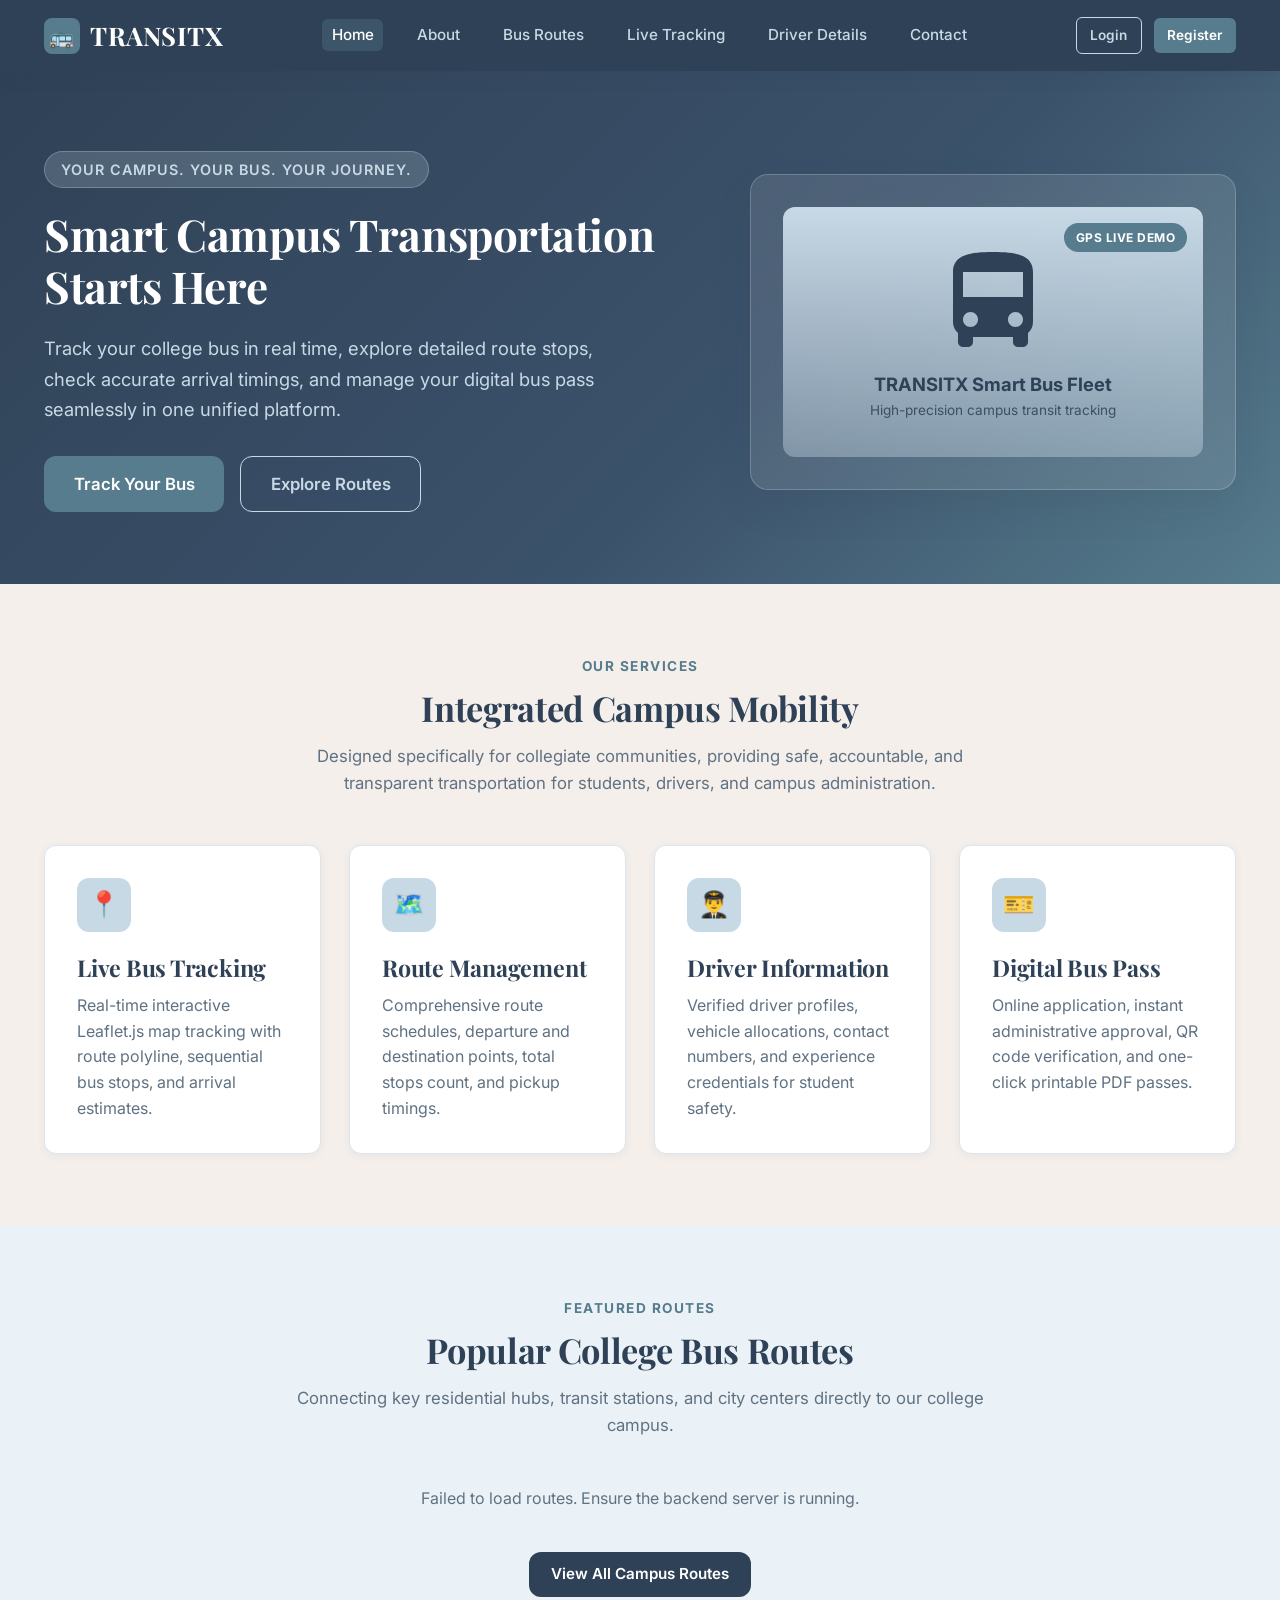
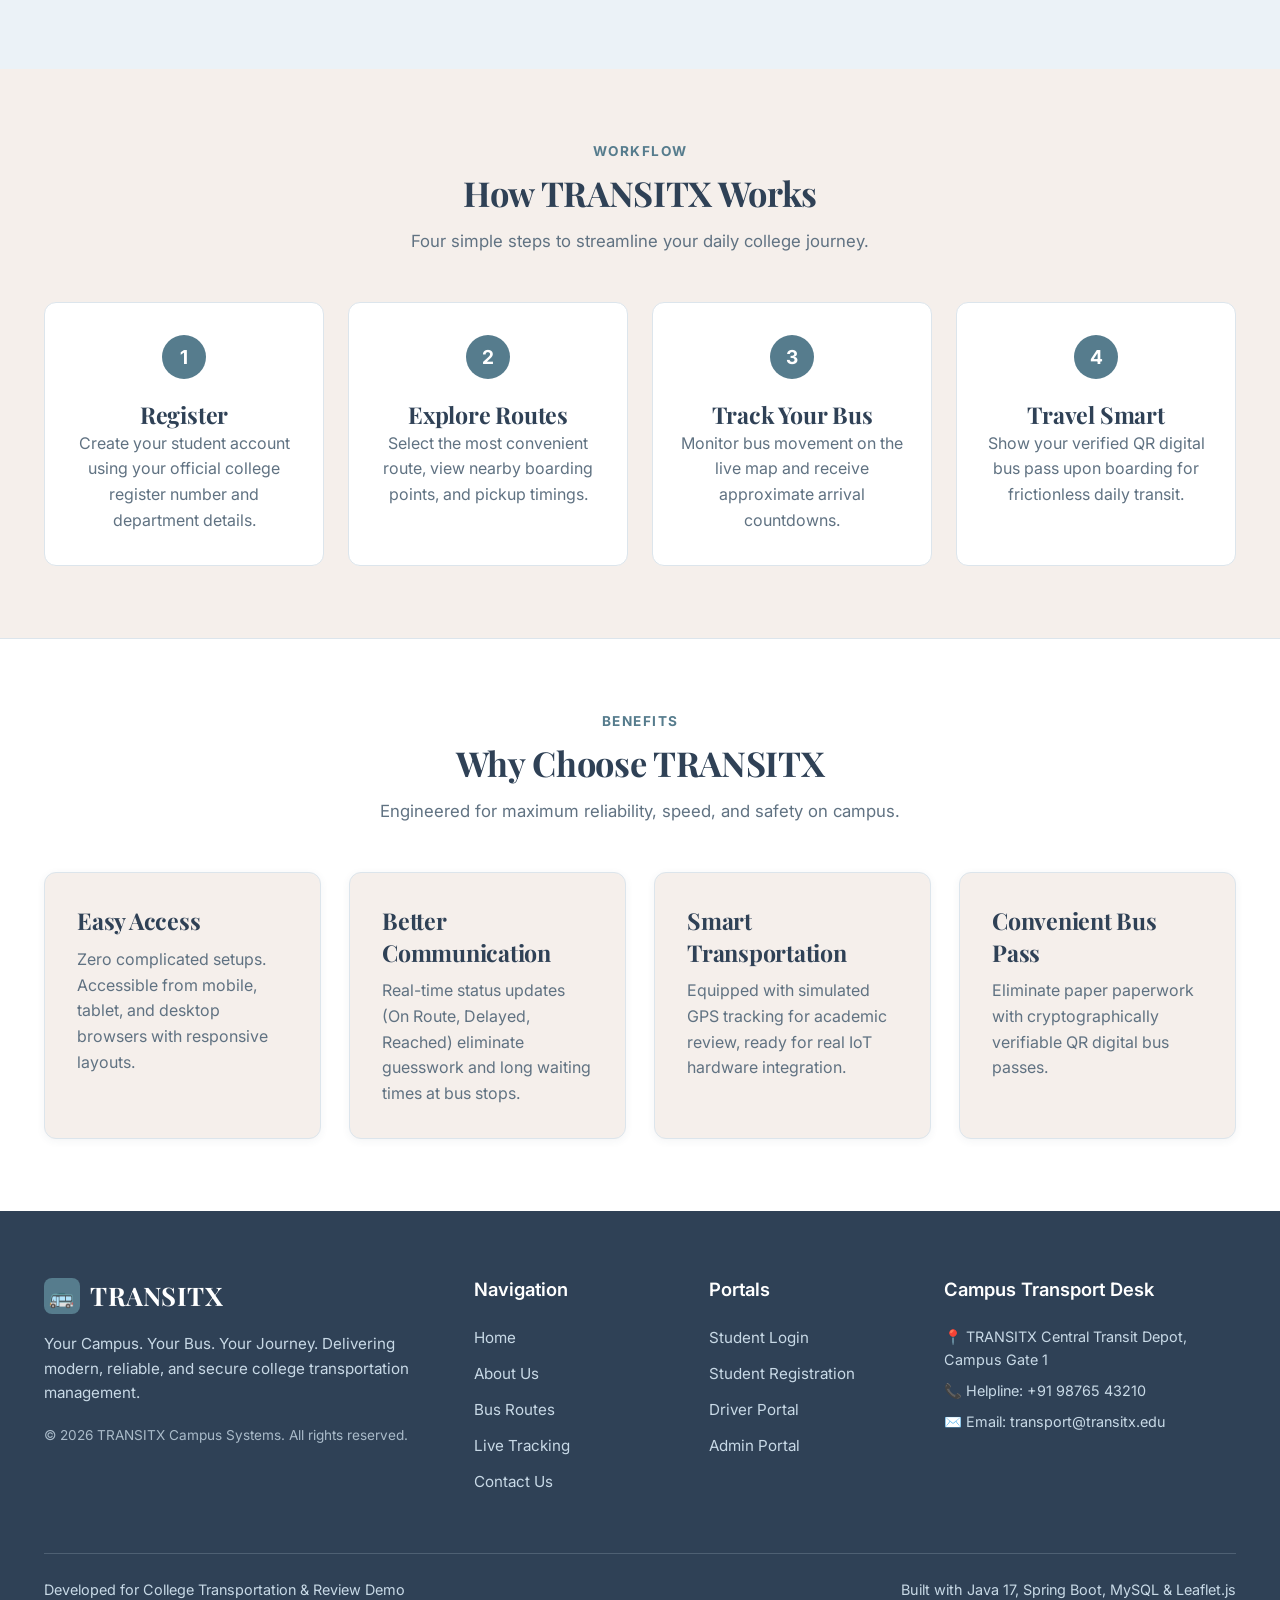
<file: frontend/index.html>
﻿<!DOCTYPE html>
<html lang="en">
<head>
  <meta charset="UTF-8">
  <meta name="viewport" content="width=device-width, initial-scale=1.0">
  <title>TRANSITX – Smart Campus Transportation and Bus Tracking System</title>
  <link rel="stylesheet" href="css/style.css">
  <link rel="stylesheet" href="css/responsive.css">
</head>
<body>

  <!-- Navigation Bar -->
  <nav class="navbar">
    <div class="container navbar-container">
      <a href="index.html" class="logo">
        <span class="bus-icon">🚌</span>
        <span>TRANSITX</span>
      </a>

      <ul class="nav-menu">
        <li><a href="index.html" class="nav-link active">Home</a></li>
        <li><a href="about.html" class="nav-link">About</a></li>
        <li><a href="bus-routes.html" class="nav-link">Bus Routes</a></li>
        <li><a href="bus-tracking.html" class="nav-link">Live Tracking</a></li>
        <li><a href="driver-details.html" class="nav-link">Driver Details</a></li>
        <li><a href="contact.html" class="nav-link">Contact</a></li>
      </ul>

      <div class="nav-auth" id="navbar-auth-section">
        <a href="login.html" class="btn btn-outline-sky btn-sm">Login</a>
        <a href="register.html" class="btn btn-teal btn-sm">Register</a>
      </div>
    </div>
  </nav>

  <!-- Hero Section -->
  <header class="hero">
    <div class="container hero-grid">
      <div class="hero-content">
        <span class="hero-tagline">Your Campus. Your Bus. Your Journey.</span>
        <h1>Smart Campus Transportation Starts Here</h1>
        <p>Track your college bus in real time, explore detailed route stops, check accurate arrival timings, and manage your digital bus pass seamlessly in one unified platform.</p>
        <div class="hero-buttons">
          <a href="bus-tracking.html" class="btn btn-teal btn-lg">Track Your Bus</a>
          <a href="bus-routes.html" class="btn btn-outline-sky btn-lg">Explore Routes</a>
        </div>
      </div>

      <div class="hero-visual">
        <div class="hero-card">
          <div class="hero-bus-graphic">
            <span class="hero-pill-badge">GPS LIVE DEMO</span>
            <svg viewBox="0 0 24 24">
              <path d="M4 16c0 .88.39 1.67 1 2.22V20c0 .55.45 1 1 1h1c.55 0 1-.45 1-1v-1h8v1c0 .55.45 1 1 1h1c.55 0 1-.45 1-1v-1.78c.61-.55 1-1.34 1-2.22V6c0-3.5-3.58-4-8-4s-8 .5-8 4v10zm3.5 1c-.83 0-1.5-.67-1.5-1.5S6.67 14 7.5 14s1.5.67 1.5 1.5S8.33 17 7.5 17zm9 0c-.83 0-1.5-.67-1.5-1.5s.67-1.5 1.5-1.5 1.5.67 1.5 1.5-.67 1.5-1.5 1.5zm1.5-6H6V6h12v5z"/>
            </svg>
            <div style="font-weight: 700; font-size: 1.15rem; margin-top: 0.5rem;">TRANSITX Smart Bus Fleet</div>
            <div style="font-size: 0.85rem; color: var(--navy); opacity: 0.85;">High-precision campus transit tracking</div>
          </div>
        </div>
      </div>
    </div>
  </header>

  <!-- Our Services -->
  <section class="section">
    <div class="container">
      <div class="section-header">
        <span class="tag">Our Services</span>
        <h2>Integrated Campus Mobility</h2>
        <p>Designed specifically for collegiate communities, providing safe, accountable, and transparent transportation for students, drivers, and campus administration.</p>
      </div>

      <div class="card-grid">
        <div class="card">
          <div class="card-icon">📍</div>
          <h3>Live Bus Tracking</h3>
          <p>Real-time interactive Leaflet.js map tracking with route polyline, sequential bus stops, and arrival estimates.</p>
        </div>

        <div class="card">
          <div class="card-icon">🗺️</div>
          <h3>Route Management</h3>
          <p>Comprehensive route schedules, departure and destination points, total stops count, and pickup timings.</p>
        </div>

        <div class="card">
          <div class="card-icon">👨‍✈️</div>
          <h3>Driver Information</h3>
          <p>Verified driver profiles, vehicle allocations, contact numbers, and experience credentials for student safety.</p>
        </div>

        <div class="card">
          <div class="card-icon">🎫</div>
          <h3>Digital Bus Pass</h3>
          <p>Online application, instant administrative approval, QR code verification, and one-click printable PDF passes.</p>
        </div>
      </div>
    </div>
  </section>

  <!-- Popular Bus Routes -->
  <section class="section" style="background: var(--sky-blue-light);">
    <div class="container">
      <div class="section-header">
        <span class="tag">Featured Routes</span>
        <h2>Popular College Bus Routes</h2>
        <p>Connecting key residential hubs, transit stations, and city centers directly to our college campus.</p>
      </div>

      <div class="card-grid" id="routes-container">
        <!-- Loaded dynamically from API -->
      </div>

      <div style="text-align: center; margin-top: 2.5rem;">
        <a href="bus-routes.html" class="btn btn-navy">View All Campus Routes</a>
      </div>
    </div>
  </section>

  <!-- How It Works -->
  <section class="section">
    <div class="container">
      <div class="section-header">
        <span class="tag">Workflow</span>
        <h2>How TRANSITX Works</h2>
        <p>Four simple steps to streamline your daily college journey.</p>
      </div>

      <div class="steps-grid">
        <div class="step-item">
          <div class="step-num">1</div>
          <h3>Register</h3>
          <p>Create your student account using your official college register number and department details.</p>
        </div>

        <div class="step-item">
          <div class="step-num">2</div>
          <h3>Explore Routes</h3>
          <p>Select the most convenient route, view nearby boarding points, and pickup timings.</p>
        </div>

        <div class="step-item">
          <div class="step-num">3</div>
          <h3>Track Your Bus</h3>
          <p>Monitor bus movement on the live map and receive approximate arrival countdowns.</p>
        </div>

        <div class="step-item">
          <div class="step-num">4</div>
          <h3>Travel Smart</h3>
          <p>Show your verified QR digital bus pass upon boarding for frictionless daily transit.</p>
        </div>
      </div>
    </div>
  </section>

  <!-- Why Choose Us -->
  <section class="section" style="background: var(--white); border-top: 1px solid var(--border-light);">
    <div class="container">
      <div class="section-header">
        <span class="tag">Benefits</span>
        <h2>Why Choose TRANSITX</h2>
        <p>Engineered for maximum reliability, speed, and safety on campus.</p>
      </div>

      <div class="card-grid">
        <div class="card" style="background: var(--beige);">
          <h3>Easy Access</h3>
          <p>Zero complicated setups. Accessible from mobile, tablet, and desktop browsers with responsive layouts.</p>
        </div>
        <div class="card" style="background: var(--beige);">
          <h3>Better Communication</h3>
          <p>Real-time status updates (On Route, Delayed, Reached) eliminate guesswork and long waiting times at bus stops.</p>
        </div>
        <div class="card" style="background: var(--beige);">
          <h3>Smart Transportation</h3>
          <p>Equipped with simulated GPS tracking for academic review, ready for real IoT hardware integration.</p>
        </div>
        <div class="card" style="background: var(--beige);">
          <h3>Convenient Bus Pass</h3>
          <p>Eliminate paper paperwork with cryptographically verifiable QR digital bus passes.</p>
        </div>
      </div>
    </div>
  </section>

  <!-- Footer -->
  <footer class="footer">
    <div class="container">
      <div class="footer-grid">
        <div class="footer-col">
          <div class="logo" style="margin-bottom: 1rem;">
            <span class="bus-icon">🚌</span>
            <span>TRANSITX</span>
          </div>
          <p style="color: var(--sky-blue); font-size: 0.95rem; margin-bottom: 1.25rem;">
            Your Campus. Your Bus. Your Journey. Delivering modern, reliable, and secure college transportation management.
          </p>
          <div style="font-size: 0.85rem; color: var(--sky-blue); opacity: 0.8;">
            © 2026 TRANSITX Campus Systems. All rights reserved.
          </div>
        </div>

        <div class="footer-col">
          <h4>Navigation</h4>
          <ul class="footer-links">
            <li><a href="index.html">Home</a></li>
            <li><a href="about.html">About Us</a></li>
            <li><a href="bus-routes.html">Bus Routes</a></li>
            <li><a href="bus-tracking.html">Live Tracking</a></li>
            <li><a href="contact.html">Contact Us</a></li>
          </ul>
        </div>

        <div class="footer-col">
          <h4>Portals</h4>
          <ul class="footer-links">
            <li><a href="login.html">Student Login</a></li>
            <li><a href="register.html">Student Registration</a></li>
            <li><a href="driver-login.html">Driver Portal</a></li>
            <li><a href="admin-login.html">Admin Portal</a></li>
          </ul>
        </div>

        <div class="footer-col">
          <h4>Campus Transport Desk</h4>
          <p style="color: var(--sky-blue); font-size: 0.9rem; margin-bottom: 0.5rem;">
            📍 TRANSITX Central Transit Depot, Campus Gate 1
          </p>
          <p style="color: var(--sky-blue); font-size: 0.9rem; margin-bottom: 0.5rem;">
            📞 Helpline: +91 98765 43210
          </p>
          <p style="color: var(--sky-blue); font-size: 0.9rem;">
            ✉️ Email: transport@transitx.edu
          </p>
        </div>
      </div>

      <div class="footer-bottom">
        <div>Developed for College Transportation & Review Demo</div>
        <div>Built with Java 17, Spring Boot, MySQL & Leaflet.js</div>
      </div>
    </div>
  </footer>

  <script src="js/api.js"></script>
  <script src="js/auth.js"></script>
  <script src="js/routes.js"></script>
</body>
</html>
</file>
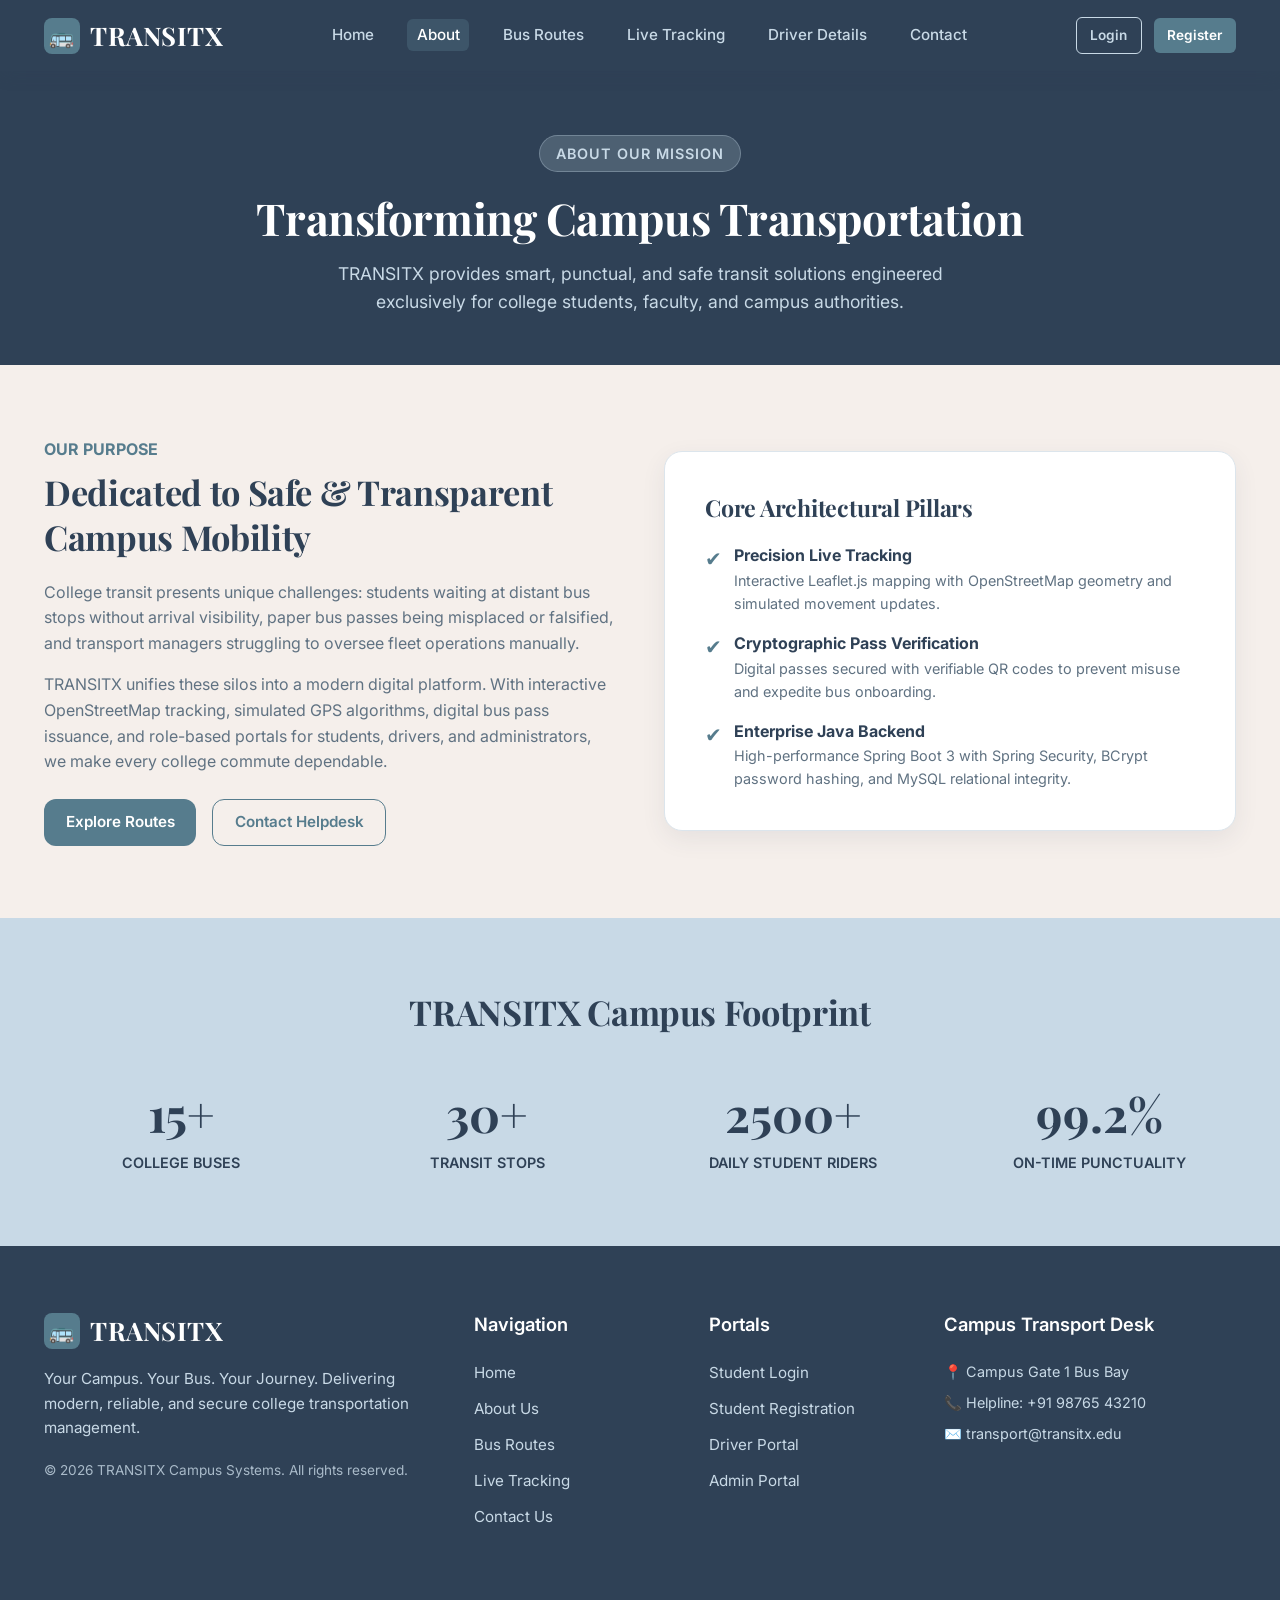
<file: frontend/about.html>
﻿<!DOCTYPE html>
<html lang="en">
<head>
  <meta charset="UTF-8">
  <meta name="viewport" content="width=device-width, initial-scale=1.0">
  <title>About Us – TRANSITX</title>
  <link rel="stylesheet" href="css/style.css">
  <link rel="stylesheet" href="css/responsive.css">
</head>
<body>

  <!-- Navigation Bar -->
  <nav class="navbar">
    <div class="container navbar-container">
      <a href="index.html" class="logo">
        <span class="bus-icon">🚌</span>
        <span>TRANSITX</span>
      </a>

      <ul class="nav-menu">
        <li><a href="index.html" class="nav-link">Home</a></li>
        <li><a href="about.html" class="nav-link active">About</a></li>
        <li><a href="bus-routes.html" class="nav-link">Bus Routes</a></li>
        <li><a href="bus-tracking.html" class="nav-link">Live Tracking</a></li>
        <li><a href="driver-details.html" class="nav-link">Driver Details</a></li>
        <li><a href="contact.html" class="nav-link">Contact</a></li>
      </ul>

      <div class="nav-auth" id="navbar-auth-section">
        <a href="login.html" class="btn btn-outline-sky btn-sm">Login</a>
        <a href="register.html" class="btn btn-teal btn-sm">Register</a>
      </div>
    </div>
  </nav>

  <!-- About Header -->
  <header style="background: var(--navy); color: var(--white); padding: 4rem 0 3rem; text-align: center;">
    <div class="container">
      <span class="hero-tagline">About Our Mission</span>
      <h1 style="color: var(--white); margin-bottom: 1rem;">Transforming Campus Transportation</h1>
      <p style="color: var(--sky-blue); max-width: 650px; margin: 0 auto; font-size: 1.1rem;">
        TRANSITX provides smart, punctual, and safe transit solutions engineered exclusively for college students, faculty, and campus authorities.
      </p>
    </div>
  </header>

  <!-- Mission & Vision -->
  <section class="section">
    <div class="container">
      <div style="display: grid; grid-template-columns: 1fr 1fr; gap: 3rem; align-items: center;">
        <div>
          <span class="tag" style="color: var(--teal); font-weight: 700; text-transform: uppercase;">Our Purpose</span>
          <h2 style="margin: 0.5rem 0 1.25rem;">Dedicated to Safe & Transparent Campus Mobility</h2>
          <p style="margin-bottom: 1rem;">
            College transit presents unique challenges: students waiting at distant bus stops without arrival visibility, paper bus passes being misplaced or falsified, and transport managers struggling to oversee fleet operations manually.
          </p>
          <p style="margin-bottom: 1.5rem;">
            TRANSITX unifies these silos into a modern digital platform. With interactive OpenStreetMap tracking, simulated GPS algorithms, digital bus pass issuance, and role-based portals for students, drivers, and administrators, we make every college commute dependable.
          </p>
          <div style="display: flex; gap: 1rem;">
            <a href="bus-routes.html" class="btn btn-teal">Explore Routes</a>
            <a href="contact.html" class="btn btn-outline-teal">Contact Helpdesk</a>
          </div>
        </div>

        <div style="background: var(--white); padding: 2.5rem; border-radius: var(--radius-lg); box-shadow: var(--shadow-md); border: 1px solid var(--border-light);">
          <h3 style="margin-bottom: 1.25rem; color: var(--navy);">Core Architectural Pillars</h3>
          <ul style="list-style: none; display: flex; flex-direction: column; gap: 1rem;">
            <li style="display: flex; gap: 0.75rem; align-items: flex-start;">
              <span style="color: var(--teal); font-size: 1.25rem;">✔</span>
              <div>
                <strong>Precision Live Tracking</strong>
                <p style="font-size: 0.9rem;">Interactive Leaflet.js mapping with OpenStreetMap geometry and simulated movement updates.</p>
              </div>
            </li>
            <li style="display: flex; gap: 0.75rem; align-items: flex-start;">
              <span style="color: var(--teal); font-size: 1.25rem;">✔</span>
              <div>
                <strong>Cryptographic Pass Verification</strong>
                <p style="font-size: 0.9rem;">Digital passes secured with verifiable QR codes to prevent misuse and expedite bus onboarding.</p>
              </div>
            </li>
            <li style="display: flex; gap: 0.75rem; align-items: flex-start;">
              <span style="color: var(--teal); font-size: 1.25rem;">✔</span>
              <div>
                <strong>Enterprise Java Backend</strong>
                <p style="font-size: 0.9rem;">High-performance Spring Boot 3 with Spring Security, BCrypt password hashing, and MySQL relational integrity.</p>
              </div>
            </li>
          </ul>
        </div>
      </div>
    </div>
  </section>

  <!-- Fleet Statistics -->
  <section class="section" style="background: var(--sky-blue); color: var(--navy);">
    <div class="container" style="text-align: center;">
      <h2 style="margin-bottom: 2.5rem;">TRANSITX Campus Footprint</h2>
      <div style="display: grid; grid-template-columns: repeat(4, 1fr); gap: 2rem;">
        <div>
          <div style="font-family: var(--font-serif); font-size: 3rem; font-weight: 700; color: var(--navy);">15+</div>
          <div style="font-weight: 600; text-transform: uppercase; font-size: 0.9rem;">College Buses</div>
        </div>
        <div>
          <div style="font-family: var(--font-serif); font-size: 3rem; font-weight: 700; color: var(--navy);">30+</div>
          <div style="font-weight: 600; text-transform: uppercase; font-size: 0.9rem;">Transit Stops</div>
        </div>
        <div>
          <div style="font-family: var(--font-serif); font-size: 3rem; font-weight: 700; color: var(--navy);">2500+</div>
          <div style="font-weight: 600; text-transform: uppercase; font-size: 0.9rem;">Daily Student Riders</div>
        </div>
        <div>
          <div style="font-family: var(--font-serif); font-size: 3rem; font-weight: 700; color: var(--navy);">99.2%</div>
          <div style="font-weight: 600; text-transform: uppercase; font-size: 0.9rem;">On-Time Punctuality</div>
        </div>
      </div>
    </div>
  </section>

  <!-- Footer -->
  <footer class="footer">
    <div class="container">
      <div class="footer-grid">
        <div class="footer-col">
          <div class="logo" style="margin-bottom: 1rem;">
            <span class="bus-icon">🚌</span>
            <span>TRANSITX</span>
          </div>
          <p style="color: var(--sky-blue); font-size: 0.95rem; margin-bottom: 1.25rem;">
            Your Campus. Your Bus. Your Journey. Delivering modern, reliable, and secure college transportation management.
          </p>
          <div style="font-size: 0.85rem; color: var(--sky-blue); opacity: 0.8;">
            © 2026 TRANSITX Campus Systems. All rights reserved.
          </div>
        </div>

        <div class="footer-col">
          <h4>Navigation</h4>
          <ul class="footer-links">
            <li><a href="index.html">Home</a></li>
            <li><a href="about.html">About Us</a></li>
            <li><a href="bus-routes.html">Bus Routes</a></li>
            <li><a href="bus-tracking.html">Live Tracking</a></li>
            <li><a href="contact.html">Contact Us</a></li>
          </ul>
        </div>

        <div class="footer-col">
          <h4>Portals</h4>
          <ul class="footer-links">
            <li><a href="login.html">Student Login</a></li>
            <li><a href="register.html">Student Registration</a></li>
            <li><a href="driver-login.html">Driver Portal</a></li>
            <li><a href="admin-login.html">Admin Portal</a></li>
          </ul>
        </div>

        <div class="footer-col">
          <h4>Campus Transport Desk</h4>
          <p style="color: var(--sky-blue); font-size: 0.9rem; margin-bottom: 0.5rem;">📍 Campus Gate 1 Bus Bay</p>
          <p style="color: var(--sky-blue); font-size: 0.9rem; margin-bottom: 0.5rem;">📞 Helpline: +91 98765 43210</p>
          <p style="color: var(--sky-blue); font-size: 0.9rem;">✉️ transport@transitx.edu</p>
        </div>
      </div>
    </div>
  </footer>

  <script src="js/api.js"></script>
  <script src="js/auth.js"></script>
</body>
</html>
</file>
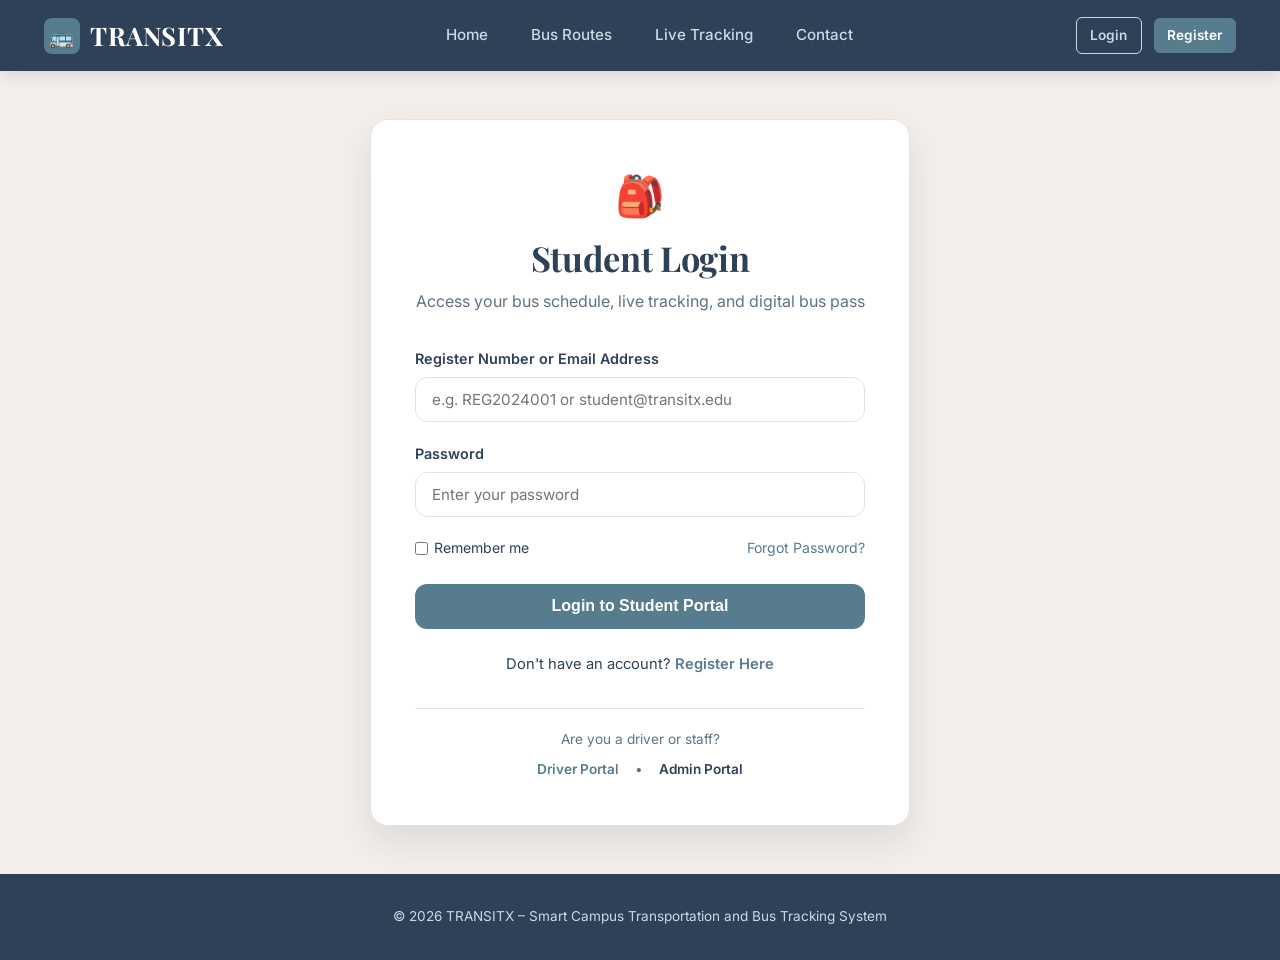
<file: frontend/admin-dashboard.html>
﻿<!DOCTYPE html>
<html lang="en">
<head>
  <meta charset="UTF-8">
  <meta name="viewport" content="width=device-width, initial-scale=1.0">
  <title>Admin Dashboard – TRANSITX</title>
  <link rel="stylesheet" href="css/style.css">
  <link rel="stylesheet" href="css/dashboard.css">
  <link rel="stylesheet" href="css/responsive.css">
</head>
<body>

  <div class="dashboard-layout">
    <!-- Admin Sidebar -->
    <aside class="sidebar">
      <div class="sidebar-header">
        <a href="index.html" class="sidebar-brand">
          <span>🛡️</span>
          <span>TRANSITX</span>
        </a>
        <span class="sidebar-brand-badge" style="background: #E2E8F0; color: var(--navy); font-weight: 700;">System Administrator</span>
      </div>

      <ul class="sidebar-nav">
        <li class="sidebar-item">
          <a href="javascript:void(0)" class="sidebar-link active" data-tab="tab-overview" onclick="switchTab('tab-overview')">
            <span class="icon">📊</span>
            <span>Dashboard</span>
          </a>
        </li>
        <li class="sidebar-item">
          <a href="javascript:void(0)" class="sidebar-link" data-tab="tab-buses" onclick="switchTab('tab-buses')">
            <span class="icon">🚌</span>
            <span>Bus Management</span>
          </a>
        </li>
        <li class="sidebar-item">
          <a href="javascript:void(0)" class="sidebar-link" data-tab="tab-routes" onclick="switchTab('tab-routes')">
            <span class="icon">🛣️</span>
            <span>Route Management</span>
          </a>
        </li>
        <li class="sidebar-item">
          <a href="javascript:void(0)" class="sidebar-link" data-tab="tab-drivers" onclick="switchTab('tab-drivers')">
            <span class="icon">👨‍✈️</span>
            <span>Driver Management</span>
          </a>
        </li>
        <li class="sidebar-item">
          <a href="javascript:void(0)" class="sidebar-link" data-tab="tab-students" onclick="switchTab('tab-students')">
            <span class="icon">🎓</span>
            <span>Student Management</span>
          </a>
        </li>
        <li class="sidebar-item">
          <a href="javascript:void(0)" class="sidebar-link" data-tab="tab-passes" onclick="switchTab('tab-passes')">
            <span class="icon">🎫</span>
            <span>Bus Pass Review</span>
          </a>
        </li>
        <li class="sidebar-item">
          <a href="bus-tracking.html" class="sidebar-link">
            <span class="icon">📍</span>
            <span>Live Bus Map</span>
          </a>
        </li>
      </ul>

      <div class="sidebar-footer">
        <button class="btn-logout" onclick="auth.logout()">
          <span>🚪</span>
          <span>Logout</span>
        </button>
      </div>
    </aside>

    <!-- Main Content Area -->
    <div class="main-wrapper">
      <header class="topbar">
        <div class="topbar-left">
          <h2>Campus Transportation Administrative Console</h2>
          <p>Real-time fleet operations, route planning, and digital pass approvals.</p>
        </div>
        <div class="topbar-right">
          <div class="user-profile">
            <div class="avatar" style="background: var(--navy); color: var(--white);">A</div>
            <div class="user-info">
              <span class="user-name">Transport Director</span>
              <span class="user-role">ADMIN</span>
            </div>
          </div>
        </div>
      </header>

      <main class="dashboard-content">
        <!-- 6 Required Admin Stats Cards -->
        <div class="stats-grid">
          <div class="stat-card">
            <div class="stat-info">
              <div class="stat-label">Total Students</div>
              <div class="stat-value" id="stat-total-students">0</div>
            </div>
            <div class="stat-icon">🎓</div>
          </div>

          <div class="stat-card">
            <div class="stat-info">
              <div class="stat-label">Total Buses</div>
              <div class="stat-value" id="stat-total-buses">0</div>
            </div>
            <div class="stat-icon">🚌</div>
          </div>

          <div class="stat-card">
            <div class="stat-info">
              <div class="stat-label">Total Drivers</div>
              <div class="stat-value" id="stat-total-drivers">0</div>
            </div>
            <div class="stat-icon">👨‍✈️</div>
          </div>

          <div class="stat-card">
            <div class="stat-info">
              <div class="stat-label">Total Routes</div>
              <div class="stat-value" id="stat-total-routes">0</div>
            </div>
            <div class="stat-icon">🛣️</div>
          </div>

          <div class="stat-card">
            <div class="stat-info">
              <div class="stat-label">Pass Applications</div>
              <div class="stat-value" id="stat-total-passes">0</div>
            </div>
            <div class="stat-icon">🎫</div>
          </div>

          <div class="stat-card">
            <div class="stat-info">
              <div class="stat-label">Active Trips</div>
              <div class="stat-value" style="color: var(--teal);" id="stat-active-trips">0</div>
            </div>
            <div class="stat-icon">⚡</div>
          </div>
        </div>

        <!-- TAB 1: OVERVIEW -->
        <div id="tab-overview" class="tab-content">
          <div style="display: grid; grid-template-columns: 1fr 1fr; gap: 1.5rem;">
            <div class="content-box">
              <div class="content-box-header">
                <h3>System Administration Status</h3>
                <span class="badge badge-active">MySQL Connected</span>
              </div>
              <p style="margin-bottom: 1rem;">
                TRANSITX is running on Spring Boot 3 with high-performance connection pooling to the MySQL database.
              </p>
              <div style="background: var(--sky-blue-light); padding: 1rem; border-radius: var(--radius-md); font-size: 0.9rem;">
                <div><strong>Database:</strong> campus_bus_tracking</div>
                <div><strong>Backend Engine:</strong> Java 17 + Spring Data JPA</div>
                <div><strong>Security Protocol:</strong> JWT Bearer Authentication & BCrypt</div>
              </div>
            </div>

            <div class="content-box">
              <div class="content-box-header">
                <h3>Quick Management Actions</h3>
              </div>
              <div style="display: flex; flex-direction: column; gap: 0.75rem;">
                <button class="btn btn-teal" onclick="openAdminModal('bus-modal')">+ Add New College Bus</button>
                <button class="btn btn-navy" onclick="openAdminModal('route-modal')">+ Add New Transit Route</button>
                <a href="bus-tracking.html" class="btn btn-outline-teal">Launch Real-time GPS Radar</a>
              </div>
            </div>
          </div>
        </div>

        <!-- TAB 2: BUS MANAGEMENT -->
        <div id="tab-buses" class="tab-content" style="display: none;">
          <div class="content-box">
            <div class="content-box-header">
              <h3>Bus Fleet Management</h3>
              <button class="btn btn-teal btn-sm" onclick="openAdminModal('bus-modal')">+ Add Bus</button>
            </div>
            <div class="data-table-wrapper">
              <table class="data-table">
                <thead>
                  <tr>
                    <th>Bus Number</th>
                    <th>Model / License Plate</th>
                    <th>Seating Capacity</th>
                    <th>Fleet Status</th>
                    <th>Assigned Route</th>
                    <th>Assigned Driver</th>
                    <th>Actions</th>
                  </tr>
                </thead>
                <tbody id="admin-buses-table">
                  <!-- Populated via admin.js -->
                </tbody>
              </table>
            </div>
          </div>
        </div>

        <!-- TAB 3: ROUTE MANAGEMENT -->
        <div id="tab-routes" class="tab-content" style="display: none;">
          <div class="content-box">
            <div class="content-box-header">
              <h3>College Bus Route Management</h3>
              <button class="btn btn-navy btn-sm" onclick="openAdminModal('route-modal')">+ Add Route</button>
            </div>
            <div class="data-table-wrapper">
              <table class="data-table">
                <thead>
                  <tr>
                    <th>Code</th>
                    <th>Route Name</th>
                    <th>Origin ➔ Destination</th>
                    <th>Schedule</th>
                    <th>Total Stops</th>
                    <th>Assigned Bus</th>
                    <th>Actions</th>
                  </tr>
                </thead>
                <tbody id="admin-routes-table">
                  <!-- Populated via admin.js -->
                </tbody>
              </table>
            </div>
          </div>
        </div>

        <!-- TAB 4: DRIVER MANAGEMENT -->
        <div id="tab-drivers" class="tab-content" style="display: none;">
          <div class="content-box">
            <div class="content-box-header">
              <h3>Driver Roster & Allocations</h3>
            </div>
            <div class="data-table-wrapper">
              <table class="data-table">
                <thead>
                  <tr>
                    <th>Driver Code</th>
                    <th>Full Name</th>
                    <th>Phone</th>
                    <th>License Number</th>
                    <th>Experience</th>
                    <th>Assigned Bus</th>
                    <th>Assigned Route</th>
                  </tr>
                </thead>
                <tbody id="admin-drivers-table">
                  <!-- Populated via admin.js -->
                </tbody>
              </table>
            </div>
          </div>
        </div>

        <!-- TAB 5: STUDENT MANAGEMENT -->
        <div id="tab-students" class="tab-content" style="display: none;">
          <div class="content-box">
            <div class="content-box-header">
              <h3>Enrolled Student Transits</h3>
            </div>
            <div class="data-table-wrapper">
              <table class="data-table">
                <thead>
                  <tr>
                    <th>Register No</th>
                    <th>Student Name</th>
                    <th>Department & Year</th>
                    <th>Email</th>
                    <th>Allocated Bus</th>
                    <th>Allocated Route</th>
                  </tr>
                </thead>
                <tbody id="admin-students-table">
                  <!-- Populated via admin.js -->
                </tbody>
              </table>
            </div>
          </div>
        </div>

        <!-- TAB 6: BUS PASS REVIEW -->
        <div id="tab-passes" class="tab-content" style="display: none;">
          <div class="content-box">
            <div class="content-box-header">
              <h3>Bus Pass Applications & Approvals</h3>
            </div>
            <div class="data-table-wrapper">
              <table class="data-table">
                <thead>
                  <tr>
                    <th>Pass ID</th>
                    <th>Student</th>
                    <th>Applied Route</th>
                    <th>Boarding Stop</th>
                    <th>Status</th>
                    <th>Validity End</th>
                    <th>Actions</th>
                  </tr>
                </thead>
                <tbody id="admin-passes-table">
                  <!-- Populated via admin.js -->
                </tbody>
              </table>
            </div>
          </div>
        </div>
      </main>
    </div>
  </div>

  <!-- ADD BUS MODAL -->
  <div id="bus-modal" class="modal-overlay">
    <div class="modal-box">
      <div class="modal-header">
        <h3 style="margin: 0; color: var(--navy);">Add New College Bus</h3>
        <button class="modal-close" onclick="closeAdminModal('bus-modal')">&times;</button>
      </div>
      <form id="add-bus-form">
        <div class="form-group">
          <label class="form-label">Bus Number *</label>
          <input type="text" id="add-bus-number" class="form-control" placeholder="e.g. BUS-05" required>
        </div>
        <div class="form-group">
          <label class="form-label">Seating Capacity *</label>
          <input type="number" id="add-bus-capacity" class="form-control" value="50" required>
        </div>
        <div class="form-group">
          <label class="form-label">Model & Plate Information *</label>
          <input type="text" id="add-bus-model" class="form-control" placeholder="e.g. KA-01-TX-1005 (Tata Starbus)" required>
        </div>
        <div style="display: flex; justify-content: flex-end; gap: 1rem; margin-top: 1.5rem;">
          <button type="button" class="btn btn-navy btn-sm" onclick="closeAdminModal('bus-modal')">Cancel</button>
          <button type="submit" class="btn btn-teal btn-sm">Save Bus</button>
        </div>
      </form>
    </div>
  </div>

  <!-- ADD ROUTE MODAL -->
  <div id="route-modal" class="modal-overlay">
    <div class="modal-box">
      <div class="modal-header">
        <h3 style="margin: 0; color: var(--navy);">Add New Bus Route</h3>
        <button class="modal-close" onclick="closeAdminModal('route-modal')">&times;</button>
      </div>
      <form id="add-route-form">
        <div class="form-row">
          <div class="form-group">
            <label class="form-label">Route Code *</label>
            <input type="text" id="add-route-code" class="form-control" placeholder="e.g. RT-104" required>
          </div>
          <div class="form-group">
            <label class="form-label">Route Name *</label>
            <input type="text" id="add-route-name" class="form-control" placeholder="e.g. North Lake Connector" required>
          </div>
        </div>
        <div class="form-row">
          <div class="form-group">
            <label class="form-label">Starting Point *</label>
            <input type="text" id="add-route-start" class="form-control" placeholder="e.g. Hebbal Flyover" required>
          </div>
          <div class="form-group">
            <label class="form-label">Destination Point *</label>
            <input type="text" id="add-route-end" class="form-control" placeholder="e.g. Main Campus Gate 1" required>
          </div>
        </div>
        <div class="form-row">
          <div class="form-group">
            <label class="form-label">Departure Time *</label>
            <input type="text" id="add-route-dep" class="form-control" placeholder="e.g. 07:15 AM" required>
          </div>
          <div class="form-group">
            <label class="form-label">Arrival Time *</label>
            <input type="text" id="add-route-arr" class="form-control" placeholder="e.g. 08:30 AM" required>
          </div>
        </div>
        <div class="form-row">
          <div class="form-group">
            <label class="form-label">Est. Duration *</label>
            <input type="text" id="add-route-dur" class="form-control" placeholder="e.g. 75 mins" required>
          </div>
          <div class="form-group">
            <label class="form-label">Distance (km) *</label>
            <input type="number" step="0.1" id="add-route-dist" class="form-control" placeholder="e.g. 28.5" required>
          </div>
        </div>
        <div style="display: flex; justify-content: flex-end; gap: 1rem; margin-top: 1.5rem;">
          <button type="button" class="btn btn-navy btn-sm" onclick="closeAdminModal('route-modal')">Cancel</button>
          <button type="submit" class="btn btn-teal btn-sm">Create Route</button>
        </div>
      </form>
    </div>
  </div>

  <script src="js/api.js"></script>
  <script src="js/auth.js"></script>
  <script src="js/admin.js"></script>
</body>
</html>
</file>
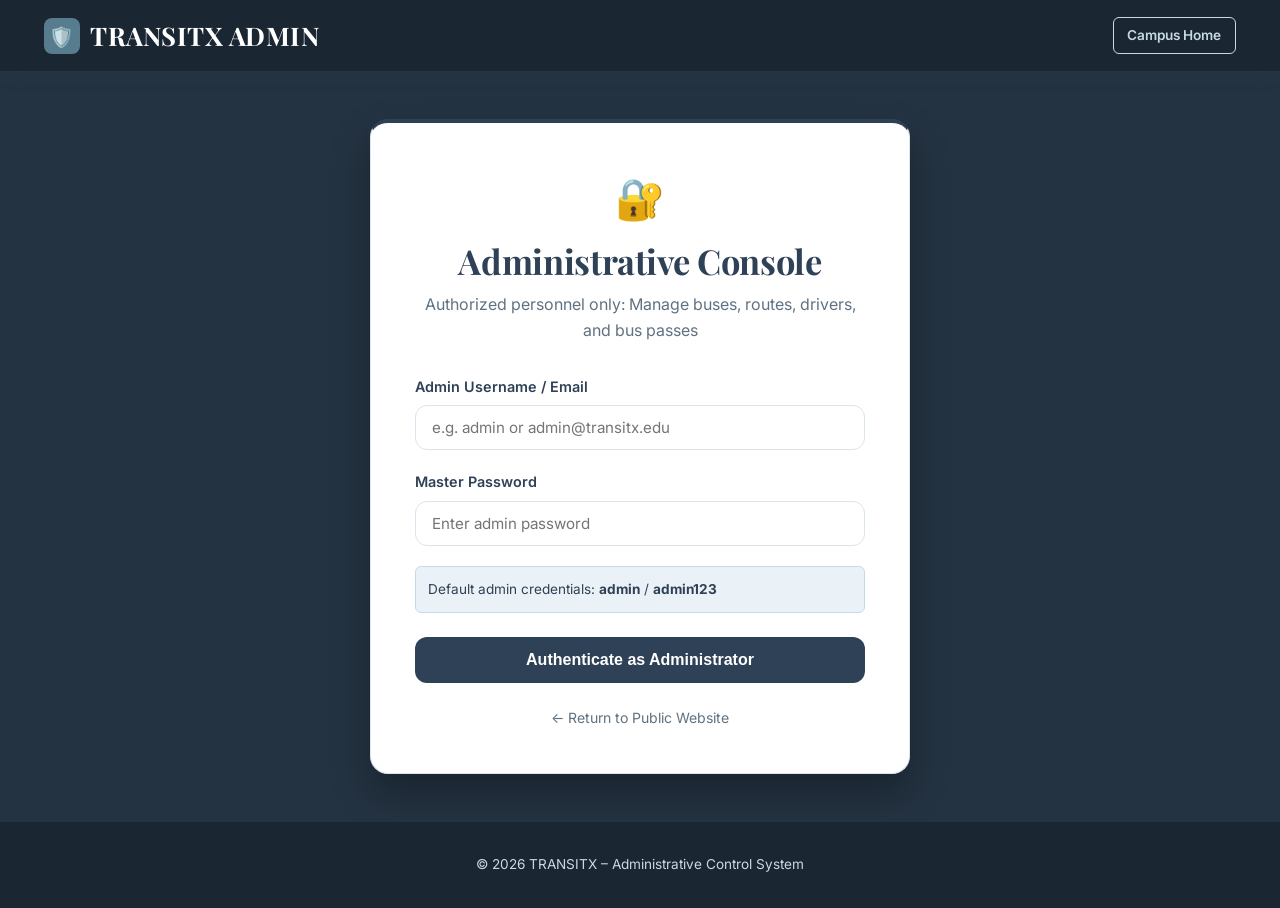
<file: frontend/admin-login.html>
﻿<!DOCTYPE html>
<html lang="en">
<head>
  <meta charset="UTF-8">
  <meta name="viewport" content="width=device-width, initial-scale=1.0">
  <title>Admin Login – TRANSITX</title>
  <link rel="stylesheet" href="css/style.css">
  <link rel="stylesheet" href="css/responsive.css">
</head>
<body style="background: #243342;">

  <!-- Navigation Bar -->
  <nav class="navbar" style="background: #1B2633;">
    <div class="container navbar-container">
      <a href="index.html" class="logo">
        <span class="bus-icon" style="background: #567C8D;">🛡️</span>
        <span>TRANSITX ADMIN</span>
      </a>

      <div class="nav-auth">
        <a href="index.html" class="btn btn-outline-sky btn-sm">Campus Home</a>
      </div>
    </div>
  </nav>

  <div class="auth-wrapper">
    <div class="auth-card" style="box-shadow: 0 20px 40px rgba(0,0,0,0.3); border-top: 4px solid var(--navy);">
      <div class="auth-header">
        <div style="font-size: 2.5rem; margin-bottom: 0.5rem;">🔐</div>
        <h2>Administrative Console</h2>
        <p>Authorized personnel only: Manage buses, routes, drivers, and bus passes</p>
      </div>

      <div id="admin-login-alert" style="display: none;"></div>

      <form id="admin-login-form">
        <div class="form-group">
          <label class="form-label">Admin Username / Email</label>
          <input type="text" id="admin-user-input" class="form-control" placeholder="e.g. admin or admin@transitx.edu" required>
        </div>

        <div class="form-group">
          <label class="form-label">Master Password</label>
          <input type="password" id="admin-pass-input" class="form-control" placeholder="Enter admin password" required>
        </div>

        <div style="margin-bottom: 1.5rem; font-size: 0.85rem; color: var(--navy); background: var(--sky-blue-light); padding: 0.75rem; border-radius: var(--radius-sm); border: 1px solid var(--sky-blue);">
          Default admin credentials: <strong>admin</strong> / <strong>admin123</strong>
        </div>

        <button type="submit" class="btn btn-navy" style="width: 100%; padding: 0.85rem; font-size: 1rem;">
          Authenticate as Administrator
        </button>

        <div style="text-align: center; margin-top: 1.5rem; font-size: 0.88rem;">
          <a href="index.html" style="color: var(--text-muted);">← Return to Public Website</a>
        </div>
      </form>
    </div>
  </div>

  <footer class="footer" style="background: #1B2633; padding: 2rem 0;">
    <div class="container" style="text-align: center; font-size: 0.85rem;">
      © 2026 TRANSITX – Administrative Control System
    </div>
  </footer>

  <script src="js/api.js"></script>
  <script src="js/auth.js"></script>
  <script>
    document.getElementById('admin-login-form').addEventListener('submit', async (e) => {
      e.preventDefault();
      const alertBox = document.getElementById('admin-login-alert');
      alertBox.style.display = 'none';

      const identifier = document.getElementById('admin-user-input').value.trim();
      const password = document.getElementById('admin-pass-input').value;

      const btn = e.target.querySelector('button[type="submit"]');
      btn.disabled = true;
      btn.innerText = 'Verifying Admin credentials...';

      try {
        const res = await api.post('/auth/login', { identifier, password });
        const data = res.data;

        if (data.role !== 'ROLE_ADMIN') {
          throw new Error('Access denied. Administrator privileges required.');
        }

        auth.setUser(data, data.token);
        showToast('Admin authorized', 'success');

        setTimeout(() => {
          window.location.href = 'admin-dashboard.html';
        }, 1000);
      } catch (err) {
        alertBox.className = 'alert alert-error';
        alertBox.innerText = err.message || 'Invalid administrator credentials.';
        alertBox.style.display = 'block';
        btn.disabled = false;
        btn.innerText = 'Authenticate as Administrator';
      }
    });
  </script>
</body>
</html>
</file>
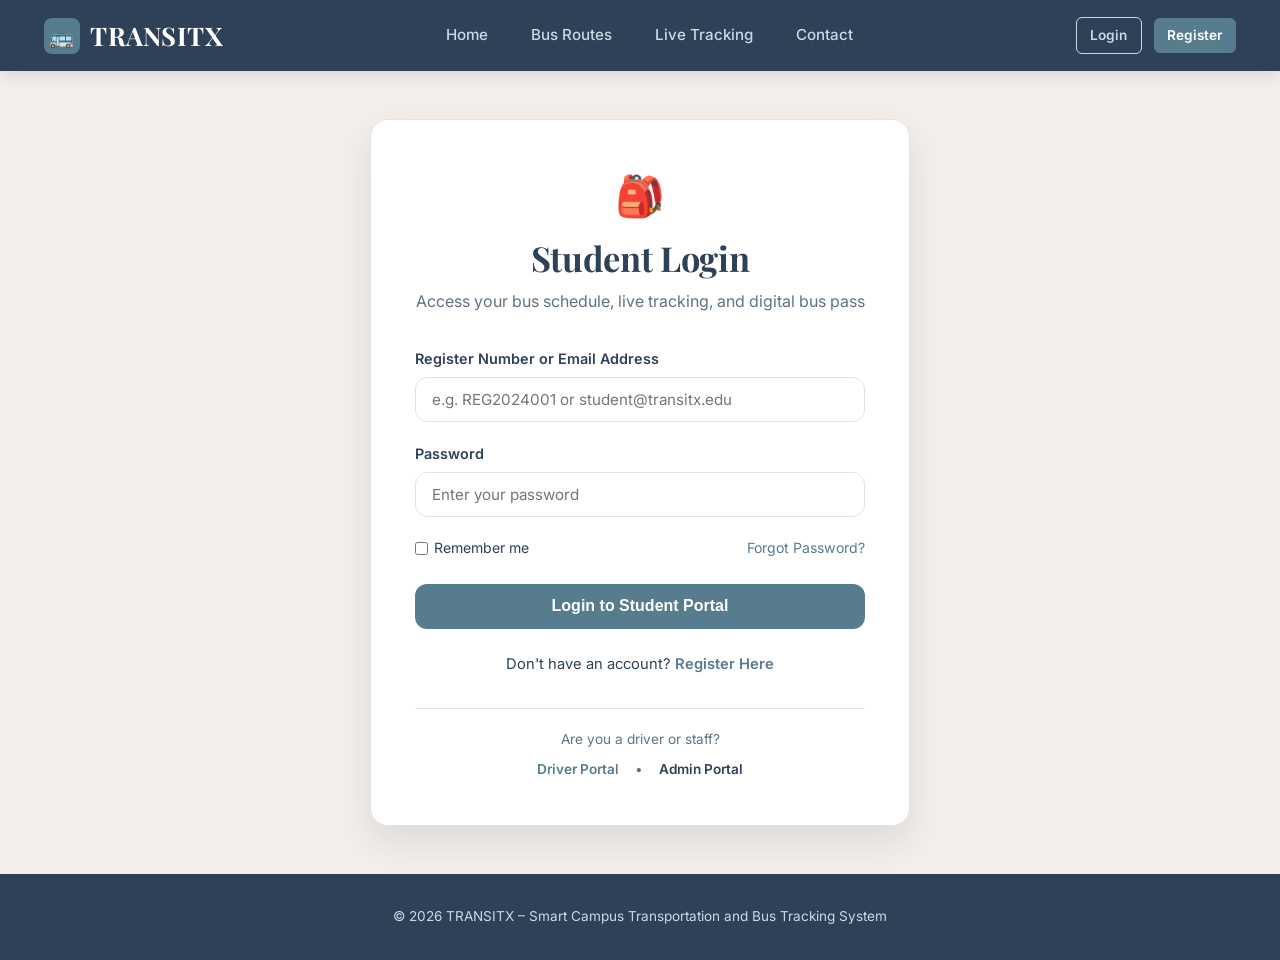
<file: frontend/bus-pass.html>
﻿<!DOCTYPE html>
<html lang="en">
<head>
  <meta charset="UTF-8">
  <meta name="viewport" content="width=device-width, initial-scale=1.0">
  <title>Apply Bus Pass – TRANSITX</title>
  <link rel="stylesheet" href="css/style.css">
  <link rel="stylesheet" href="css/dashboard.css">
  <link rel="stylesheet" href="css/responsive.css">
</head>
<body>

  <div class="dashboard-layout">
    <!-- Sidebar -->
    <aside class="sidebar">
      <div class="sidebar-header">
        <a href="index.html" class="sidebar-brand">
          <span>🚌</span>
          <span>TRANSITX</span>
        </a>
        <span class="sidebar-brand-badge">Student Portal</span>
      </div>

      <ul class="sidebar-nav">
        <li class="sidebar-item">
          <a href="student-dashboard.html" class="sidebar-link">
            <span class="icon">📊</span>
            <span>Dashboard</span>
          </a>
        </li>
        <li class="sidebar-item">
          <a href="bus-routes.html" class="sidebar-link">
            <span class="icon">🗺️</span>
            <span>Bus Routes</span>
          </a>
        </li>
        <li class="sidebar-item">
          <a href="bus-tracking.html" class="sidebar-link">
            <span class="icon">📍</span>
            <span>Live Tracking</span>
          </a>
        </li>
        <li class="sidebar-item">
          <a href="driver-details.html" class="sidebar-link">
            <span class="icon">👨‍✈️</span>
            <span>Driver Details</span>
          </a>
        </li>
        <li class="sidebar-item">
          <a href="bus-pass.html" class="sidebar-link active">
            <span class="icon">📝</span>
            <span>Apply Bus Pass</span>
          </a>
        </li>
        <li class="sidebar-item">
          <a href="my-bus-pass.html" class="sidebar-link">
            <span class="icon">🎫</span>
            <span>My Bus Pass</span>
          </a>
        </li>
      </ul>

      <div class="sidebar-footer">
        <button class="btn-logout" onclick="auth.logout()">
          <span>🚪</span>
          <span>Logout</span>
        </button>
      </div>
    </aside>

    <!-- Main Content -->
    <div class="main-wrapper">
      <header class="topbar">
        <div class="topbar-left">
          <h2>Apply for Student Bus Pass</h2>
          <p>Submit your application for college transportation authorization.</p>
        </div>
        <div class="topbar-right">
          <a href="my-bus-pass.html" class="btn btn-outline-teal btn-sm">View My Existing Pass</a>
        </div>
      </header>

      <main class="dashboard-content">
        <div class="content-box" style="max-width: 720px; margin: 0 auto;">
          <div class="content-box-header">
            <h3>Bus Pass Application Form</h3>
            <span class="badge badge-demo">Academic Term Pass</span>
          </div>

          <form id="apply-pass-form">
            <div class="form-group">
              <label class="form-label">Select Campus Bus Route *</label>
              <select id="pass-route-select" class="form-control" required>
                <option value="">Loading routes...</option>
              </select>
              <small style="color: var(--text-muted); font-size: 0.8rem; margin-top: 0.25rem; display: block;">
                Choose the route that passes closest to your residence.
              </small>
            </div>

            <div class="form-group">
              <label class="form-label">Select Boarding Stop *</label>
              <select id="pass-stop-select" class="form-control" disabled required>
                <option value="">Please select a bus route first</option>
              </select>
            </div>

            <div class="form-group">
              <label class="form-label">Upload Student ID Proof (Image or PDF) *</label>
              <input type="file" id="pass-id-proof" class="form-control" accept="image/*,.pdf">
              <small style="color: var(--text-muted); font-size: 0.8rem; margin-top: 0.25rem; display: block;">
                Upload a scanned copy or clear photo of your official college identity card.
              </small>
            </div>

            <div style="background: var(--sky-blue-light); padding: 1.25rem; border-radius: var(--radius-md); margin: 1.5rem 0; font-size: 0.9rem; color: var(--navy); border-left: 3px solid var(--teal);">
              <strong>Application Guidelines:</strong>
              <ul style="margin-left: 1.25rem; margin-top: 0.5rem; font-size: 0.85rem;">
                <li>Applications are reviewed and approved by the Transport Admin within 24 hours.</li>
                <li>Once approved, a digital pass with a cryptographic QR code will be generated.</li>
                <li>You can print or download your pass directly from the portal.</li>
              </ul>
            </div>

            <div style="display: flex; justify-content: flex-end; gap: 1rem;">
              <a href="student-dashboard.html" class="btn btn-navy">Cancel</a>
              <button type="submit" class="btn btn-teal">Submit Bus Pass Application</button>
            </div>
          </form>
        </div>
      </main>
    </div>
  </div>

  <script src="js/api.js"></script>
  <script src="js/auth.js"></script>
  <script src="js/bus-pass.js"></script>
</body>
</html>
</file>
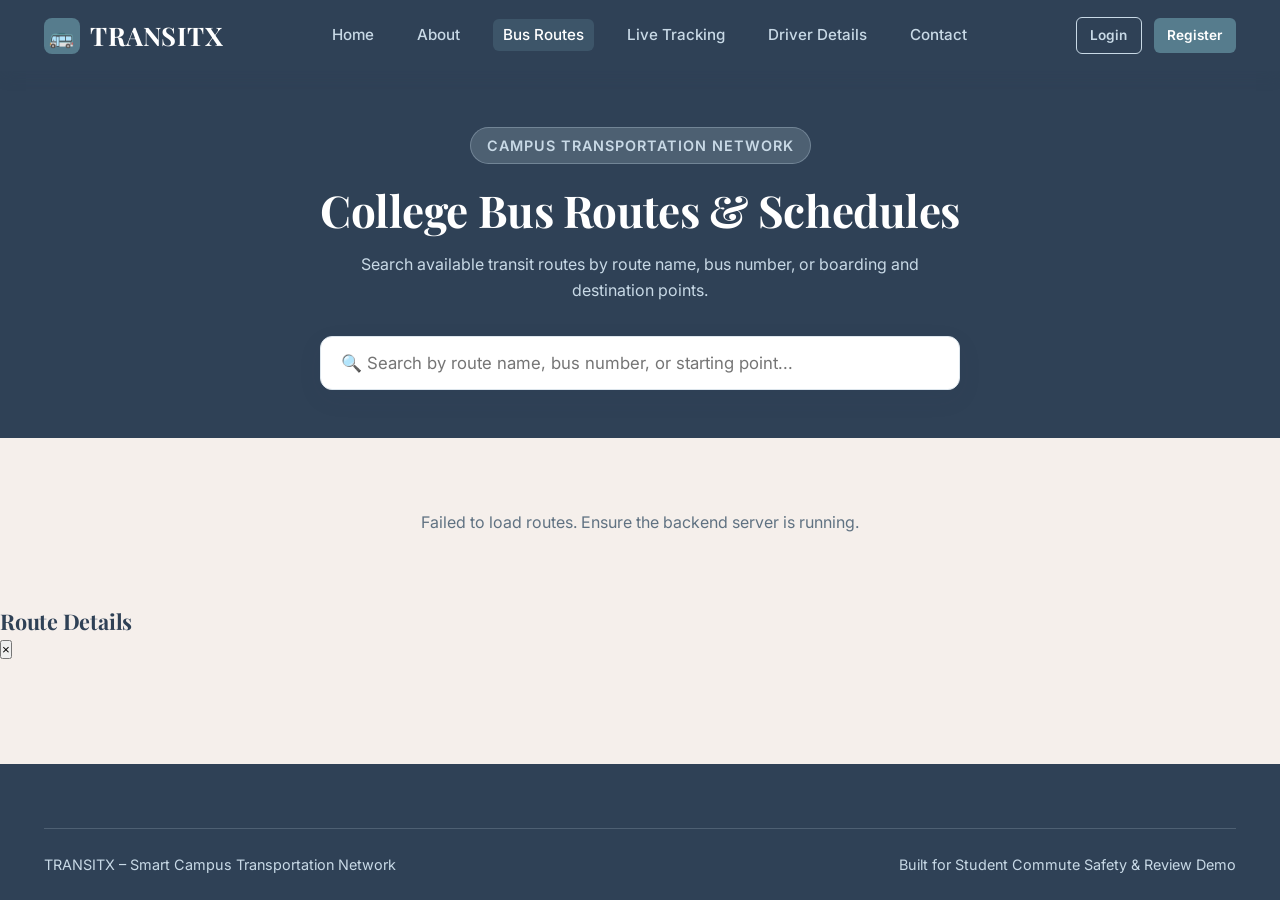
<file: frontend/bus-routes.html>
﻿<!DOCTYPE html>
<html lang="en">
<head>
  <meta charset="UTF-8">
  <meta name="viewport" content="width=device-width, initial-scale=1.0">
  <title>Bus Routes & Schedules – TRANSITX</title>
  <link rel="stylesheet" href="css/style.css">
  <link rel="stylesheet" href="css/responsive.css">
</head>
<body>

  <!-- Navigation Bar -->
  <nav class="navbar">
    <div class="container navbar-container">
      <a href="index.html" class="logo">
        <span class="bus-icon">🚌</span>
        <span>TRANSITX</span>
      </a>

      <ul class="nav-menu">
        <li><a href="index.html" class="nav-link">Home</a></li>
        <li><a href="about.html" class="nav-link">About</a></li>
        <li><a href="bus-routes.html" class="nav-link active">Bus Routes</a></li>
        <li><a href="bus-tracking.html" class="nav-link">Live Tracking</a></li>
        <li><a href="driver-details.html" class="nav-link">Driver Details</a></li>
        <li><a href="contact.html" class="nav-link">Contact</a></li>
      </ul>

      <div class="nav-auth" id="navbar-auth-section">
        <a href="login.html" class="btn btn-outline-sky btn-sm">Login</a>
        <a href="register.html" class="btn btn-teal btn-sm">Register</a>
      </div>
    </div>
  </nav>

  <!-- Route Search Header -->
  <header style="background: var(--navy); color: var(--white); padding: 3.5rem 0 3rem;">
    <div class="container" style="text-align: center;">
      <span class="hero-tagline">Campus Transportation Network</span>
      <h1 style="color: var(--white); margin-bottom: 1rem;">College Bus Routes & Schedules</h1>
      <p style="color: var(--sky-blue); max-width: 600px; margin: 0 auto 2rem;">
        Search available transit routes by route name, bus number, or boarding and destination points.
      </p>

      <div style="max-width: 640px; margin: 0 auto;">
        <input type="text" id="route-search-input" class="form-control" 
               placeholder="🔍 Search by route name, bus number, or starting point..." 
               style="padding: 1rem 1.25rem; font-size: 1.05rem; box-shadow: var(--shadow-md);">
      </div>
    </div>
  </header>

  <!-- Routes Grid Section -->
  <section class="section">
    <div class="container">
      <div class="card-grid" id="routes-container">
        <!-- Dynamically rendered via routes.js -->
      </div>
    </div>
  </section>

  <!-- Route Details Modal -->
  <div id="route-modal" class="modal-overlay">
    <div class="modal-box">
      <div class="modal-header">
        <h3 id="modal-route-title" style="margin: 0; font-size: 1.35rem; color: var(--navy);">Route Details</h3>
        <button class="modal-close" onclick="closeRouteModal()">&times;</button>
      </div>
      <div id="modal-route-body">
        <!-- Injected via routes.js -->
      </div>
    </div>
  </div>

  <!-- Footer -->
  <footer class="footer">
    <div class="container">
      <div class="footer-bottom">
        <div>TRANSITX – Smart Campus Transportation Network</div>
        <div>Built for Student Commute Safety & Review Demo</div>
      </div>
    </div>
  </footer>

  <script src="js/api.js"></script>
  <script src="js/auth.js"></script>
  <script src="js/routes.js"></script>
</body>
</html>
</file>
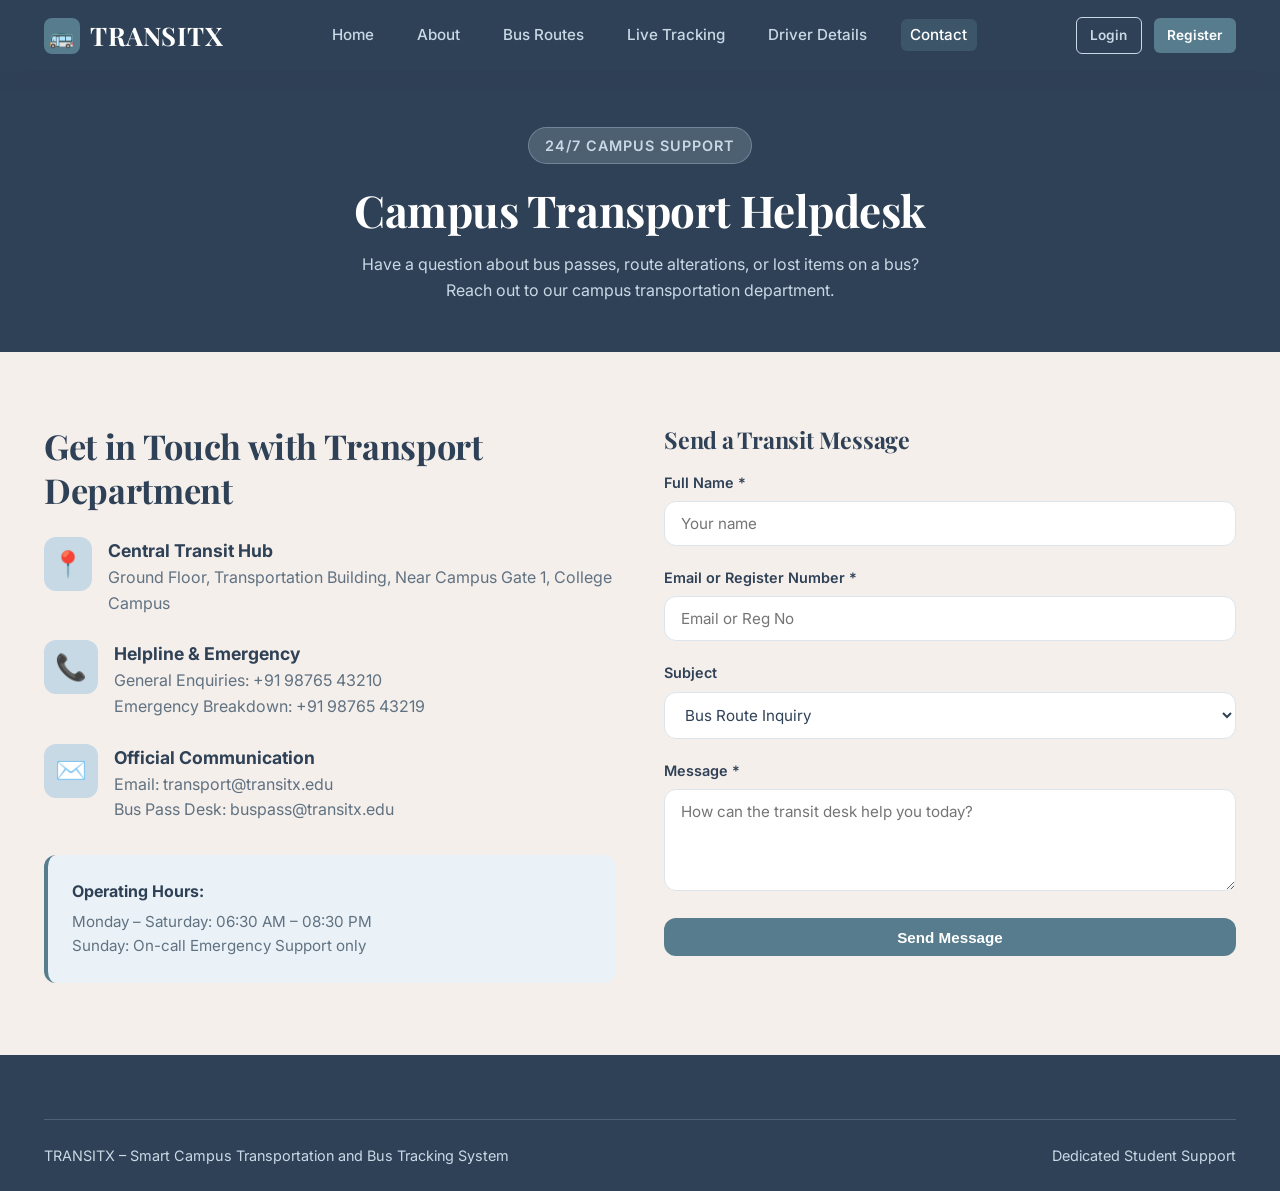
<file: frontend/contact.html>
﻿<!DOCTYPE html>
<html lang="en">
<head>
  <meta charset="UTF-8">
  <meta name="viewport" content="width=device-width, initial-scale=1.0">
  <title>Contact Us – TRANSITX</title>
  <link rel="stylesheet" href="css/style.css">
  <link rel="stylesheet" href="css/responsive.css">
</head>
<body>

  <!-- Navigation Bar -->
  <nav class="navbar">
    <div class="container navbar-container">
      <a href="index.html" class="logo">
        <span class="bus-icon">🚌</span>
        <span>TRANSITX</span>
      </a>

      <ul class="nav-menu">
        <li><a href="index.html" class="nav-link">Home</a></li>
        <li><a href="about.html" class="nav-link">About</a></li>
        <li><a href="bus-routes.html" class="nav-link">Bus Routes</a></li>
        <li><a href="bus-tracking.html" class="nav-link">Live Tracking</a></li>
        <li><a href="driver-details.html" class="nav-link">Driver Details</a></li>
        <li><a href="contact.html" class="nav-link active">Contact</a></li>
      </ul>

      <div class="nav-auth" id="navbar-auth-section">
        <a href="login.html" class="btn btn-outline-sky btn-sm">Login</a>
        <a href="register.html" class="btn btn-teal btn-sm">Register</a>
      </div>
    </div>
  </nav>

  <header style="background: var(--navy); color: var(--white); padding: 3.5rem 0 3rem; text-align: center;">
    <div class="container">
      <span class="hero-tagline">24/7 Campus Support</span>
      <h1 style="color: var(--white); margin-bottom: 1rem;">Campus Transport Helpdesk</h1>
      <p style="color: var(--sky-blue); max-width: 600px; margin: 0 auto;">
        Have a question about bus passes, route alterations, or lost items on a bus? Reach out to our campus transportation department.
      </p>
    </div>
  </header>

  <section class="section">
    <div class="container">
      <div style="display: grid; grid-template-columns: 1fr 1fr; gap: 3rem;">
        <div>
          <h2 style="margin-bottom: 1.5rem;">Get in Touch with Transport Department</h2>

          <div style="display: flex; flex-direction: column; gap: 1.5rem; margin-bottom: 2rem;">
            <div style="display: flex; gap: 1rem; align-items: flex-start;">
              <div class="card-icon" style="margin: 0;">📍</div>
              <div>
                <strong style="color: var(--navy); font-size: 1.1rem;">Central Transit Hub</strong>
                <p>Ground Floor, Transportation Building, Near Campus Gate 1, College Campus</p>
              </div>
            </div>

            <div style="display: flex; gap: 1rem; align-items: flex-start;">
              <div class="card-icon" style="margin: 0;">📞</div>
              <div>
                <strong style="color: var(--navy); font-size: 1.1rem;">Helpline & Emergency</strong>
                <p>General Enquiries: +91 98765 43210<br>Emergency Breakdown: +91 98765 43219</p>
              </div>
            </div>

            <div style="display: flex; gap: 1rem; align-items: flex-start;">
              <div class="card-icon" style="margin: 0;">✉️</div>
              <div>
                <strong style="color: var(--navy); font-size: 1.1rem;">Official Communication</strong>
                <p>Email: transport@transitx.edu<br>Bus Pass Desk: buspass@transitx.edu</p>
              </div>
            </div>
          </div>

          <div style="background: var(--sky-blue-light); padding: 1.5rem; border-radius: var(--radius-md); border-left: 4px solid var(--teal);">
            <strong style="color: var(--navy);">Operating Hours:</strong>
            <p style="margin-top: 0.35rem; font-size: 0.95rem;">
              Monday – Saturday: 06:30 AM – 08:30 PM<br>
              Sunday: On-call Emergency Support only
            </p>
          </div>
        </div>

        <div class="content-box">
          <h3 style="margin-bottom: 1rem;">Send a Transit Message</h3>
          <form onsubmit="event.preventDefault(); alert('Thank you! Your inquiry has been dispatched to the transport control room.'); event.target.reset();">
            <div class="form-group">
              <label class="form-label">Full Name *</label>
              <input type="text" class="form-control" placeholder="Your name" required>
            </div>
            <div class="form-group">
              <label class="form-label">Email or Register Number *</label>
              <input type="text" class="form-control" placeholder="Email or Reg No" required>
            </div>
            <div class="form-group">
              <label class="form-label">Subject</label>
              <select class="form-control">
                <option>Bus Route Inquiry</option>
                <option>Bus Pass Issue</option>
                <option>Lost & Found on Bus</option>
                <option>Driver Feedback</option>
                <option>Schedule Delay Query</option>
              </select>
            </div>
            <div class="form-group">
              <label class="form-label">Message *</label>
              <textarea class="form-control" rows="4" placeholder="How can the transit desk help you today?" required></textarea>
            </div>
            <button type="submit" class="btn btn-teal" style="width: 100%;">Send Message</button>
          </form>
        </div>
      </div>
    </div>
  </section>

  <!-- Footer -->
  <footer class="footer">
    <div class="container">
      <div class="footer-bottom">
        <div>TRANSITX – Smart Campus Transportation and Bus Tracking System</div>
        <div>Dedicated Student Support</div>
      </div>
    </div>
  </footer>

  <script src="js/api.js"></script>
  <script src="js/auth.js"></script>
</body>
</html>
</file>
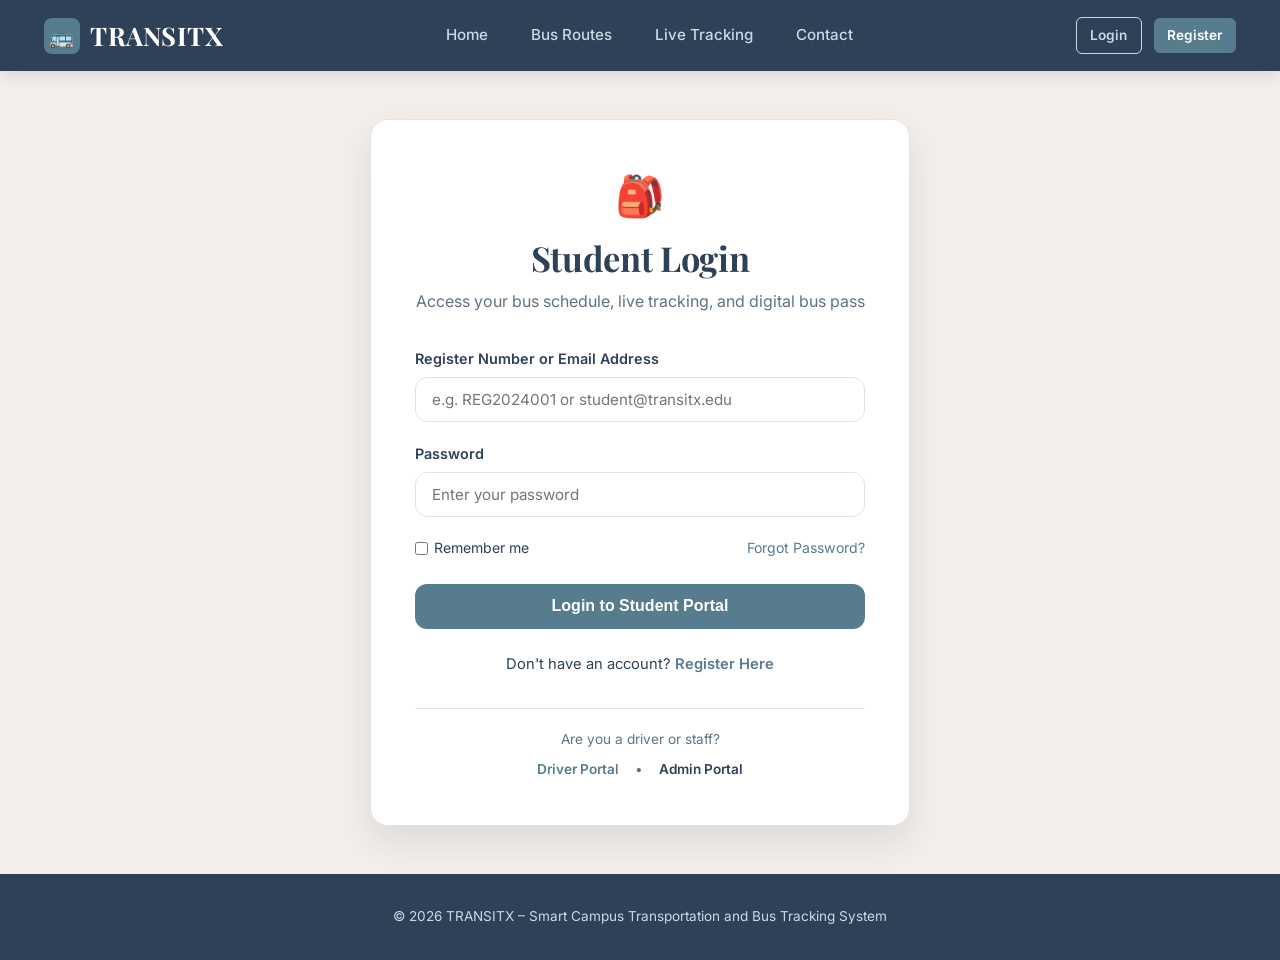
<file: frontend/driver-dashboard.html>
﻿<!DOCTYPE html>
<html lang="en">
<head>
  <meta charset="UTF-8">
  <meta name="viewport" content="width=device-width, initial-scale=1.0">
  <title>Driver Dashboard – TRANSITX</title>
  <link rel="stylesheet" href="css/style.css">
  <link rel="stylesheet" href="css/dashboard.css">
  <link rel="stylesheet" href="css/responsive.css">
</head>
<body>

  <div class="dashboard-layout">
    <!-- Sidebar -->
    <aside class="sidebar" style="background: #243342;">
      <div class="sidebar-header">
        <a href="index.html" class="sidebar-brand">
          <span>🚌</span>
          <span>TRANSITX</span>
        </a>
        <span class="sidebar-brand-badge" style="background: var(--teal);">Driver Portal</span>
      </div>

      <ul class="sidebar-nav">
        <li class="sidebar-item">
          <a href="driver-dashboard.html" class="sidebar-link active">
            <span class="icon">🕹️</span>
            <span>Trip Console</span>
          </a>
        </li>
        <li class="sidebar-item">
          <a href="bus-tracking.html" class="sidebar-link">
            <span class="icon">📍</span>
            <span>Live Map</span>
          </a>
        </li>
        <li class="sidebar-item">
          <a href="bus-routes.html" class="sidebar-link">
            <span class="icon">🗺️</span>
            <span>All Routes</span>
          </a>
        </li>
      </ul>

      <div class="sidebar-footer">
        <button class="btn-logout" onclick="auth.logout()">
          <span>🚪</span>
          <span>Logout</span>
        </button>
      </div>
    </aside>

    <!-- Main Content -->
    <div class="main-wrapper">
      <header class="topbar">
        <div class="topbar-left">
          <h2>Driver Trip Console</h2>
          <p>Driver: <strong id="driver-name">Loading...</strong> (<span id="driver-code">DRV001</span>)</p>
        </div>
        <div class="topbar-right">
          <div id="driver-trip-status">
            <span class="badge" style="background:#E2E8F0; color:#475569;">Checking active trip...</span>
          </div>
        </div>
      </header>

      <main class="dashboard-content">
        <!-- Assigned Fleet & Route Info -->
        <div class="stats-grid">
          <div class="stat-card">
            <div class="stat-info">
              <div class="stat-label">Assigned Vehicle</div>
              <div class="stat-value" id="driver-bus">BUS-01</div>
            </div>
            <div class="stat-icon">🚌</div>
          </div>

          <div class="stat-card">
            <div class="stat-info">
              <div class="stat-label">Assigned Route</div>
              <div class="stat-value" style="font-size: 1.35rem;" id="driver-route">City Central - Campus Express</div>
            </div>
            <div class="stat-icon">🛣️</div>
          </div>

          <div class="stat-card">
            <div class="stat-info">
              <div class="stat-label">Shift Start</div>
              <div class="stat-value" style="font-size: 1.45rem; color: var(--teal);">07:30 AM</div>
            </div>
            <div class="stat-icon">⏱️</div>
          </div>
        </div>

        <!-- Trip Operation Controls -->
        <div class="content-box">
          <div class="content-box-header">
            <h3>Trip Dispatch & Controls</h3>
            <span class="badge badge-demo">Simulated GPS Movement Control</span>
          </div>

          <div style="display: flex; gap: 1rem; flex-wrap: wrap; margin-bottom: 1.5rem;">
            <button id="btn-start-trip" class="btn btn-teal" style="padding: 0.85rem 1.75rem; font-size: 1rem;">
              ▶ Start Trip
            </button>
            <button id="btn-end-trip" class="btn btn-navy" style="padding: 0.85rem 1.75rem; font-size: 1rem;" disabled>
              ⏹ End Trip (Destination Reached)
            </button>
            <button onclick="simulateDriverLocationStep()" class="btn btn-outline-teal">
              📍 Transmit Next GPS Coordinates
            </button>
          </div>

          <div style="background: var(--sky-blue-light); padding: 1.25rem; border-radius: var(--radius-md); margin-bottom: 1.5rem;">
            <h4 style="margin-bottom: 0.75rem; color: var(--navy);">Broadcast Trip Status:</h4>
            <div style="display: flex; gap: 0.75rem; flex-wrap: wrap;">
              <button class="btn btn-sm btn-teal" onclick="updateDriverStatus('ON_ROUTE')">Set ON ROUTE</button>
              <button class="btn btn-sm" style="background:#DC2626; color:#fff;" onclick="updateDriverStatus('DELAYED')">Report TRAFFIC DELAY</button>
              <button class="btn btn-sm btn-navy" onclick="updateDriverStatus('REACHED_DESTINATION')">Arrived at Campus</button>
            </div>
          </div>

          <h4 style="margin-bottom: 0.75rem; color: var(--navy);">Sequential Stops on Your Route:</h4>
          <div id="driver-stops-list" style="border: 1px solid var(--border-light); border-radius: var(--radius-md); background: var(--white); max-height: 280px; overflow-y: auto;">
            <!-- Populated via driver.js -->
          </div>
        </div>
      </main>
    </div>
  </div>

  <script src="js/api.js"></script>
  <script src="js/auth.js"></script>
  <script src="js/driver.js"></script>
</body>
</html>
</file>
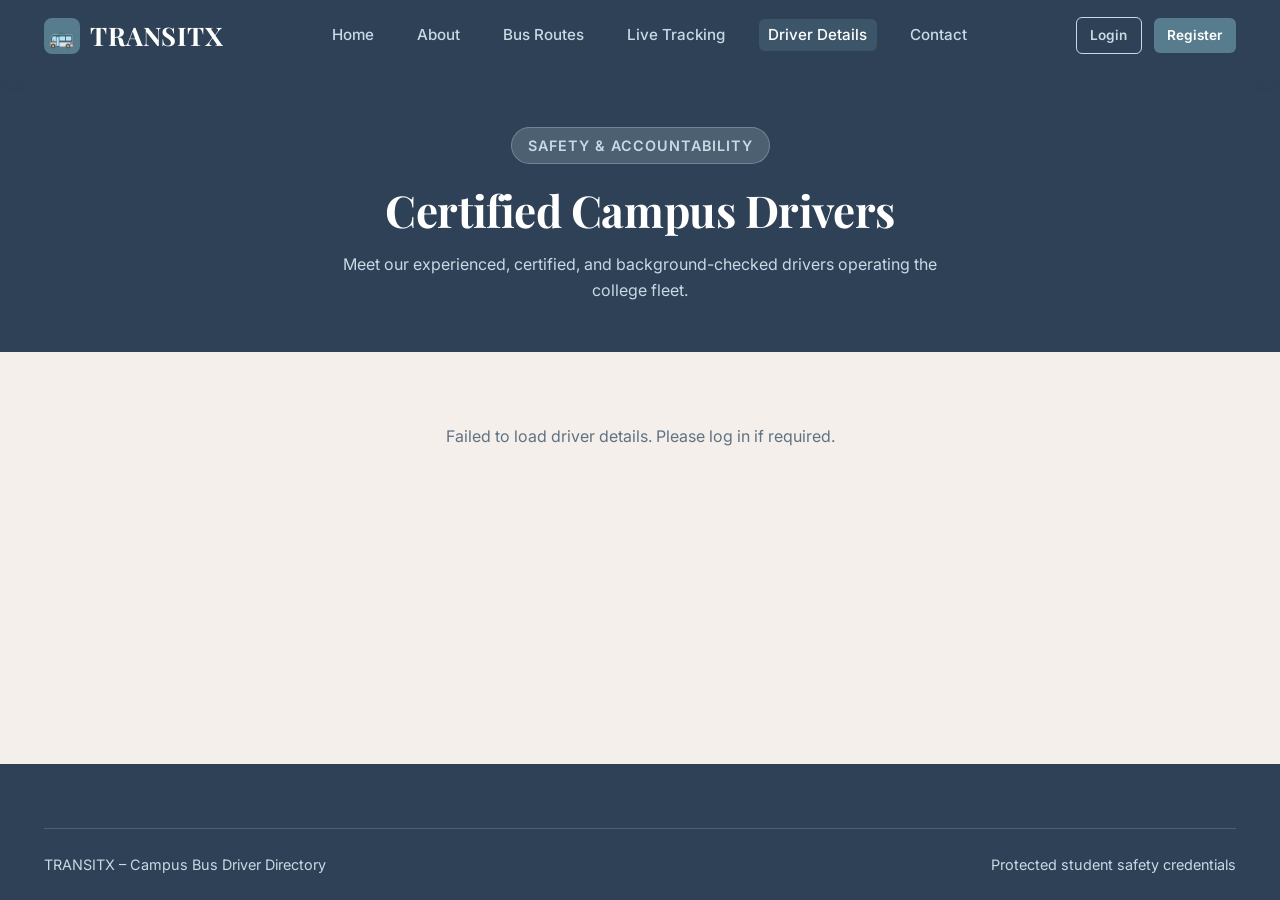
<file: frontend/driver-details.html>
﻿<!DOCTYPE html>
<html lang="en">
<head>
  <meta charset="UTF-8">
  <meta name="viewport" content="width=device-width, initial-scale=1.0">
  <title>Driver Information – TRANSITX</title>
  <link rel="stylesheet" href="css/style.css">
  <link rel="stylesheet" href="css/responsive.css">
</head>
<body>

  <!-- Navigation Bar -->
  <nav class="navbar">
    <div class="container navbar-container">
      <a href="index.html" class="logo">
        <span class="bus-icon">🚌</span>
        <span>TRANSITX</span>
      </a>

      <ul class="nav-menu">
        <li><a href="index.html" class="nav-link">Home</a></li>
        <li><a href="about.html" class="nav-link">About</a></li>
        <li><a href="bus-routes.html" class="nav-link">Bus Routes</a></li>
        <li><a href="bus-tracking.html" class="nav-link">Live Tracking</a></li>
        <li><a href="driver-details.html" class="nav-link active">Driver Details</a></li>
        <li><a href="contact.html" class="nav-link">Contact</a></li>
      </ul>

      <div class="nav-auth" id="navbar-auth-section">
        <a href="login.html" class="btn btn-outline-sky btn-sm">Login</a>
        <a href="register.html" class="btn btn-teal btn-sm">Register</a>
      </div>
    </div>
  </nav>

  <header style="background: var(--navy); color: var(--white); padding: 3.5rem 0 3rem; text-align: center;">
    <div class="container">
      <span class="hero-tagline">Safety & Accountability</span>
      <h1 style="color: var(--white); margin-bottom: 1rem;">Certified Campus Drivers</h1>
      <p style="color: var(--sky-blue); max-width: 620px; margin: 0 auto;">
        Meet our experienced, certified, and background-checked drivers operating the college fleet.
      </p>
    </div>
  </header>

  <section class="section">
    <div class="container">
      <div class="card-grid" id="drivers-container">
        <!-- Rendered dynamically via API -->
      </div>
    </div>
  </section>

  <footer class="footer">
    <div class="container">
      <div class="footer-bottom">
        <div>TRANSITX – Campus Bus Driver Directory</div>
        <div>Protected student safety credentials</div>
      </div>
    </div>
  </footer>

  <script src="js/api.js"></script>
  <script src="js/auth.js"></script>
  <script>
    async function loadDrivers() {
      const container = document.getElementById('drivers-container');
      if (!container) return;

      container.innerHTML = `<div style="grid-column: 1/-1; text-align: center; padding: 3rem;"><p>Loading driver details...</p></div>`;

      try {
        const res = await api.get('/drivers');
        const drivers = res.data || [];

        if (drivers.length === 0) {
          container.innerHTML = `<div style="grid-column: 1/-1; text-align: center; padding: 3rem;"><h3>No drivers listed.</h3></div>`;
          return;
        }

        container.innerHTML = drivers.map(d => `
          <div class="card" style="border-top: 4px solid var(--teal);">
            <div style="display: flex; align-items: center; gap: 1rem; margin-bottom: 1.25rem;">
              <div style="width: 56px; height: 56px; border-radius: 50%; background: var(--sky-blue); color: var(--navy); display: flex; align-items: center; justify-content: center; font-size: 1.75rem;">
                👨‍✈️
              </div>
              <div>
                <h3 style="margin-bottom: 0.2rem; font-size: 1.25rem;">${d.fullName}</h3>
                <span class="badge" style="background: var(--sky-blue-light); color: var(--navy);">ID: ${d.driverCode}</span>
              </div>
            </div>

            <div style="display: flex; flex-direction: column; gap: 0.65rem; font-size: 0.92rem; border-top: 1px solid var(--border-light); padding-top: 1rem;">
              <div><strong>Assigned Bus:</strong> <span style="color: var(--teal); font-weight: 700;">${d.assignedBusNumber || 'Unassigned'}</span></div>
              <div><strong>Assigned Route:</strong> ${d.assignedRouteName || 'Unassigned'}</div>
              <div><strong>Experience:</strong> ${d.experienceYears} Years</div>
              <div><strong>License No:</strong> ${d.licenseNo || 'Verified'}</div>
              <div><strong>Emergency Phone:</strong> <a href="tel:${d.phone}" style="font-weight: 600;">+91 ${d.phone}</a></div>
            </div>
          </div>
        `).join('');
      } catch (err) {
        container.innerHTML = `<div style="grid-column: 1/-1; text-align: center; color: #E02424;"><p>Failed to load driver details. Please log in if required.</p></div>`;
      }
    }

    document.addEventListener('DOMContentLoaded', loadDrivers);
  </script>
</body>
</html>
</file>
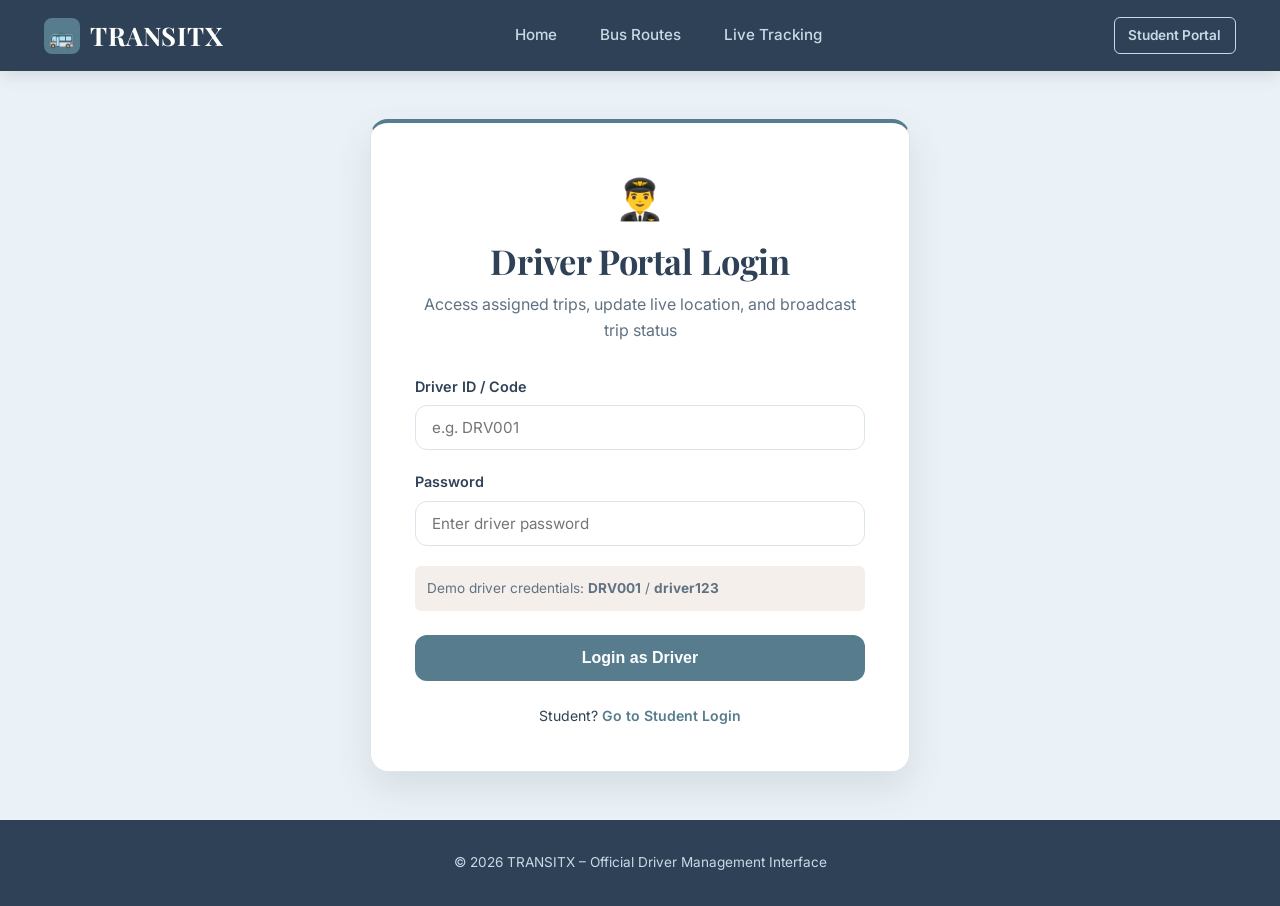
<file: frontend/driver-login.html>
﻿<!DOCTYPE html>
<html lang="en">
<head>
  <meta charset="UTF-8">
  <meta name="viewport" content="width=device-width, initial-scale=1.0">
  <title>Driver Login – TRANSITX</title>
  <link rel="stylesheet" href="css/style.css">
  <link rel="stylesheet" href="css/responsive.css">
</head>
<body style="background: #EBF2F7;">

  <!-- Navigation Bar -->
  <nav class="navbar">
    <div class="container navbar-container">
      <a href="index.html" class="logo">
        <span class="bus-icon">🚌</span>
        <span>TRANSITX</span>
      </a>

      <ul class="nav-menu">
        <li><a href="index.html" class="nav-link">Home</a></li>
        <li><a href="bus-routes.html" class="nav-link">Bus Routes</a></li>
        <li><a href="bus-tracking.html" class="nav-link">Live Tracking</a></li>
      </ul>

      <div class="nav-auth">
        <a href="login.html" class="btn btn-outline-sky btn-sm">Student Portal</a>
      </div>
    </div>
  </nav>

  <div class="auth-wrapper">
    <div class="auth-card" style="border-top: 4px solid var(--teal);">
      <div class="auth-header">
        <div style="font-size: 2.5rem; margin-bottom: 0.5rem;">👨‍✈️</div>
        <h2>Driver Portal Login</h2>
        <p>Access assigned trips, update live location, and broadcast trip status</p>
      </div>

      <div id="driver-login-alert" style="display: none;"></div>

      <form id="driver-login-form">
        <div class="form-group">
          <label class="form-label">Driver ID / Code</label>
          <input type="text" id="driver-id-input" class="form-control" placeholder="e.g. DRV001" required>
        </div>

        <div class="form-group">
          <label class="form-label">Password</label>
          <input type="password" id="driver-pass-input" class="form-control" placeholder="Enter driver password" required>
        </div>

        <div style="margin-bottom: 1.5rem; font-size: 0.85rem; color: var(--text-muted); background: var(--beige); padding: 0.75rem; border-radius: var(--radius-sm);">
          Demo driver credentials: <strong>DRV001</strong> / <strong>driver123</strong>
        </div>

        <button type="submit" class="btn btn-teal" style="width: 100%; padding: 0.85rem; font-size: 1rem;">
          Login as Driver
        </button>

        <div style="text-align: center; margin-top: 1.5rem; font-size: 0.88rem;">
          Student? <a href="login.html" style="font-weight: 600;">Go to Student Login</a>
        </div>
      </form>
    </div>
  </div>

  <footer class="footer" style="padding: 2rem 0;">
    <div class="container" style="text-align: center; font-size: 0.85rem;">
      © 2026 TRANSITX – Official Driver Management Interface
    </div>
  </footer>

  <script src="js/api.js"></script>
  <script src="js/auth.js"></script>
  <script>
    document.getElementById('driver-login-form').addEventListener('submit', async (e) => {
      e.preventDefault();
      const alertBox = document.getElementById('driver-login-alert');
      alertBox.style.display = 'none';

      const identifier = document.getElementById('driver-id-input').value.trim();
      const password = document.getElementById('driver-pass-input').value;

      const btn = e.target.querySelector('button[type="submit"]');
      btn.disabled = true;
      btn.innerText = 'Verifying credentials...';

      try {
        const res = await api.post('/auth/login', { identifier, password });
        const data = res.data;

        if (data.role !== 'ROLE_DRIVER' && data.role !== 'ROLE_ADMIN') {
          throw new Error('This account is not authorized as a driver.');
        }

        auth.setUser(data, data.token);
        showToast('Driver login verified', 'success');

        setTimeout(() => {
          window.location.href = 'driver-dashboard.html';
        }, 1000);
      } catch (err) {
        alertBox.className = 'alert alert-error';
        alertBox.innerText = err.message || 'Invalid driver code or password.';
        alertBox.style.display = 'block';
        btn.disabled = false;
        btn.innerText = 'Login as Driver';
      }
    });
  </script>
</body>
</html>
</file>
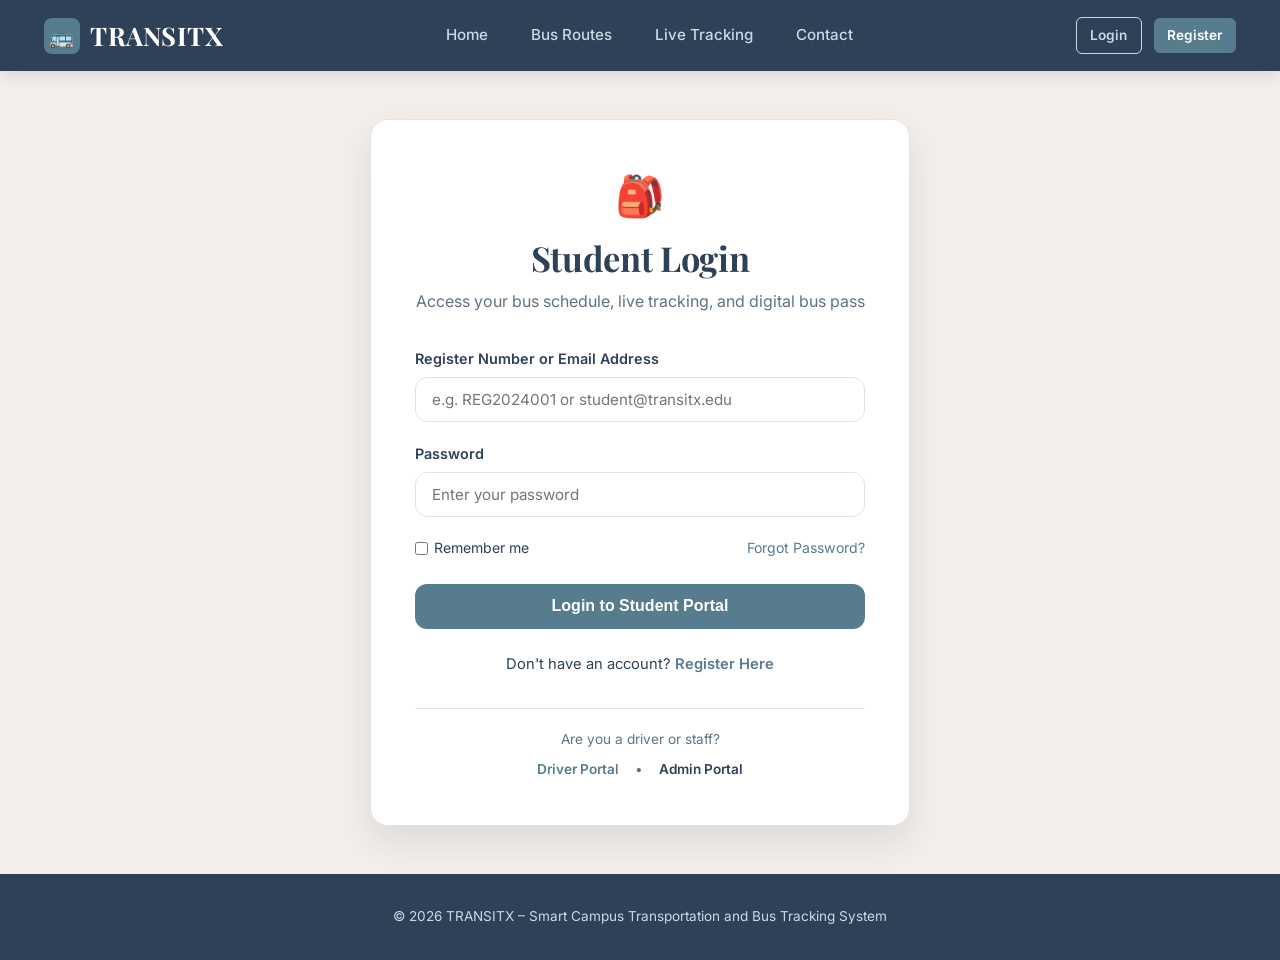
<file: frontend/login.html>
﻿<!DOCTYPE html>
<html lang="en">
<head>
  <meta charset="UTF-8">
  <meta name="viewport" content="width=device-width, initial-scale=1.0">
  <title>Student Login – TRANSITX</title>
  <link rel="stylesheet" href="css/style.css">
  <link rel="stylesheet" href="css/responsive.css">
</head>
<body>

  <!-- Navigation Bar -->
  <nav class="navbar">
    <div class="container navbar-container">
      <a href="index.html" class="logo">
        <span class="bus-icon">🚌</span>
        <span>TRANSITX</span>
      </a>

      <ul class="nav-menu">
        <li><a href="index.html" class="nav-link">Home</a></li>
        <li><a href="bus-routes.html" class="nav-link">Bus Routes</a></li>
        <li><a href="bus-tracking.html" class="nav-link">Live Tracking</a></li>
        <li><a href="contact.html" class="nav-link">Contact</a></li>
      </ul>

      <div class="nav-auth" id="navbar-auth-section">
        <a href="register.html" class="btn btn-teal btn-sm">Register</a>
      </div>
    </div>
  </nav>

  <div class="auth-wrapper">
    <div class="auth-card">
      <div class="auth-header">
        <div style="font-size: 2.5rem; margin-bottom: 0.5rem;">🎒</div>
        <h2>Student Login</h2>
        <p>Access your bus schedule, live tracking, and digital bus pass</p>
      </div>

      <div id="login-alert" style="display: none;"></div>

      <form id="student-login-form">
        <div class="form-group">
          <label class="form-label">Register Number or Email Address</label>
          <input type="text" id="login-identifier" class="form-control" placeholder="e.g. REG2024001 or student@transitx.edu" required>
        </div>

        <div class="form-group">
          <label class="form-label">Password</label>
          <input type="password" id="login-password" class="form-control" placeholder="Enter your password" required>
        </div>

        <div style="display: flex; justify-content: space-between; align-items: center; margin-bottom: 1.5rem; font-size: 0.88rem;">
          <label style="display: flex; align-items: center; gap: 0.35rem; cursor: pointer;">
            <input type="checkbox"> Remember me
          </label>
          <a href="javascript:void(0)" onclick="alert('Please contact the campus transportation administrator at transport@transitx.edu to reset your password.')">Forgot Password?</a>
        </div>

        <button type="submit" class="btn btn-teal" style="width: 100%; padding: 0.85rem; font-size: 1rem;">
          Login to Student Portal
        </button>

        <div style="text-align: center; margin-top: 1.5rem; font-size: 0.92rem;">
          Don't have an account? <a href="register.html" style="font-weight: 600;">Register Here</a>
        </div>

        <div style="margin-top: 2rem; padding-top: 1.25rem; border-top: 1px solid var(--border-light); text-align: center; font-size: 0.85rem; color: var(--text-muted);">
          <span>Are you a driver or staff?</span>
          <div style="margin-top: 0.5rem; display: flex; justify-content: center; gap: 1rem;">
            <a href="driver-login.html" style="color: var(--teal); font-weight: 600;">Driver Portal</a> • 
            <a href="admin-login.html" style="color: var(--navy); font-weight: 600;">Admin Portal</a>
          </div>
        </div>
      </form>
    </div>
  </div>

  <footer class="footer" style="padding: 2rem 0;">
    <div class="container" style="text-align: center; font-size: 0.85rem;">
      © 2026 TRANSITX – Smart Campus Transportation and Bus Tracking System
    </div>
  </footer>

  <script src="js/api.js"></script>
  <script src="js/auth.js"></script>
  <script>
    document.getElementById('student-login-form').addEventListener('submit', async (e) => {
      e.preventDefault();
      const alertBox = document.getElementById('login-alert');
      alertBox.style.display = 'none';

      const identifier = document.getElementById('login-identifier').value.trim();
      const password = document.getElementById('login-password').value;

      const btn = e.target.querySelector('button[type="submit"]');
      btn.disabled = true;
      btn.innerText = 'Authenticating...';

      try {
        const res = await api.post('/auth/login', { identifier, password });
        const data = res.data;

        if (data.role !== 'ROLE_STUDENT' && data.role !== 'ROLE_ADMIN') {
          throw new Error('This portal is for students only. Please use the driver portal.');
        }

        auth.setUser(data, data.token);
        showToast('Login successful! Welcome back.', 'success');

        setTimeout(() => {
          window.location.href = data.role === 'ROLE_ADMIN' ? 'admin-dashboard.html' : 'student-dashboard.html';
        }, 1000);
      } catch (err) {
        alertBox.className = 'alert alert-error';
        alertBox.innerText = err.message || 'Invalid register number or password.';
        alertBox.style.display = 'block';
        btn.disabled = false;
        btn.innerText = 'Login to Student Portal';
      }
    });
  </script>
</body>
</html>
</file>
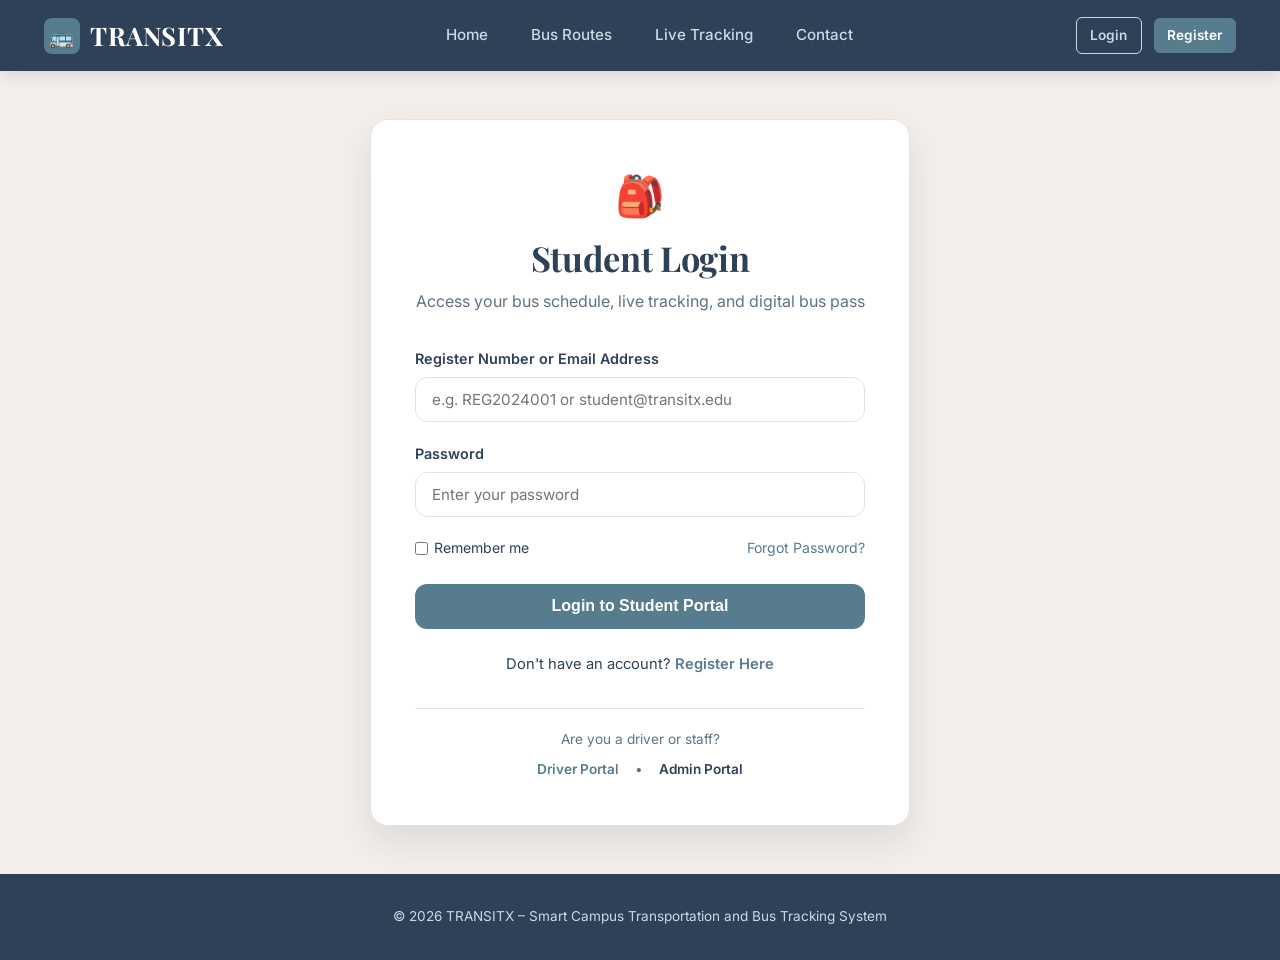
<file: frontend/my-bus-pass.html>
﻿<!DOCTYPE html>
<html lang="en">
<head>
  <meta charset="UTF-8">
  <meta name="viewport" content="width=device-width, initial-scale=1.0">
  <title>My Bus Pass – TRANSITX</title>
  <link rel="stylesheet" href="css/style.css">
  <link rel="stylesheet" href="css/dashboard.css">
  <link rel="stylesheet" href="css/responsive.css">
</head>
<body>

  <div class="dashboard-layout">
    <!-- Sidebar -->
    <aside class="sidebar">
      <div class="sidebar-header">
        <a href="index.html" class="sidebar-brand">
          <span>🚌</span>
          <span>TRANSITX</span>
        </a>
        <span class="sidebar-brand-badge">Student Portal</span>
      </div>

      <ul class="sidebar-nav">
        <li class="sidebar-item">
          <a href="student-dashboard.html" class="sidebar-link">
            <span class="icon">📊</span>
            <span>Dashboard</span>
          </a>
        </li>
        <li class="sidebar-item">
          <a href="bus-routes.html" class="sidebar-link">
            <span class="icon">🗺️</span>
            <span>Bus Routes</span>
          </a>
        </li>
        <li class="sidebar-item">
          <a href="bus-tracking.html" class="sidebar-link">
            <span class="icon">📍</span>
            <span>Live Tracking</span>
          </a>
        </li>
        <li class="sidebar-item">
          <a href="driver-details.html" class="sidebar-link">
            <span class="icon">👨‍✈️</span>
            <span>Driver Details</span>
          </a>
        </li>
        <li class="sidebar-item">
          <a href="bus-pass.html" class="sidebar-link">
            <span class="icon">📝</span>
            <span>Apply Bus Pass</span>
          </a>
        </li>
        <li class="sidebar-item">
          <a href="my-bus-pass.html" class="sidebar-link active">
            <span class="icon">🎫</span>
            <span>My Bus Pass</span>
          </a>
        </li>
      </ul>

      <div class="sidebar-footer">
        <button class="btn-logout" onclick="auth.logout()">
          <span>🚪</span>
          <span>Logout</span>
        </button>
      </div>
    </aside>

    <!-- Main Content -->
    <div class="main-wrapper">
      <header class="topbar">
        <div class="topbar-left">
          <h2>My Digital Bus Pass</h2>
          <p>Official collegiate boarding credential with cryptographically verifiable QR code.</p>
        </div>
      </header>

      <main class="dashboard-content">
        <!-- Rendered via bus-pass.js -->
        <div id="my-pass-view">
          <div style="text-align: center; padding: 4rem;">
            <p>Loading your digital bus pass...</p>
          </div>
        </div>
      </main>
    </div>
  </div>

  <script src="js/api.js"></script>
  <script src="js/auth.js"></script>
  <script src="js/bus-pass.js"></script>
</body>
</html>
</file>
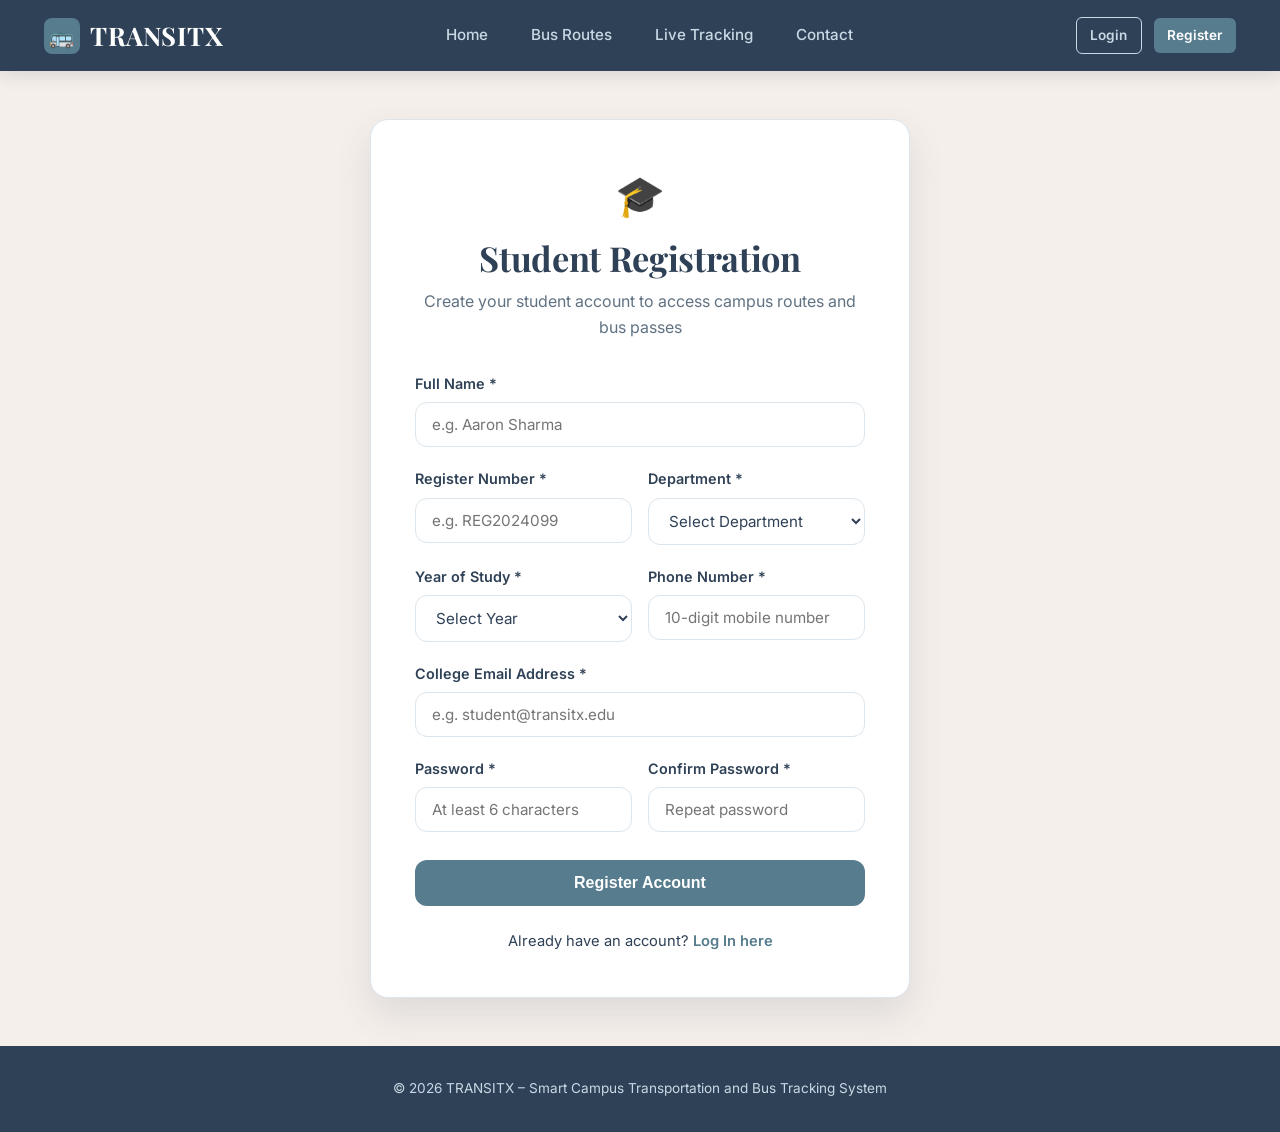
<file: frontend/register.html>
﻿<!DOCTYPE html>
<html lang="en">
<head>
  <meta charset="UTF-8">
  <meta name="viewport" content="width=device-width, initial-scale=1.0">
  <title>Student Registration – TRANSITX</title>
  <link rel="stylesheet" href="css/style.css">
  <link rel="stylesheet" href="css/responsive.css">
</head>
<body>

  <!-- Navigation Bar -->
  <nav class="navbar">
    <div class="container navbar-container">
      <a href="index.html" class="logo">
        <span class="bus-icon">🚌</span>
        <span>TRANSITX</span>
      </a>

      <ul class="nav-menu">
        <li><a href="index.html" class="nav-link">Home</a></li>
        <li><a href="bus-routes.html" class="nav-link">Bus Routes</a></li>
        <li><a href="bus-tracking.html" class="nav-link">Live Tracking</a></li>
        <li><a href="contact.html" class="nav-link">Contact</a></li>
      </ul>

      <div class="nav-auth" id="navbar-auth-section">
        <a href="login.html" class="btn btn-outline-sky btn-sm">Login</a>
      </div>
    </div>
  </nav>

  <!-- Registration Form Wrapper -->
  <div class="auth-wrapper">
    <div class="auth-card">
      <div class="auth-header">
        <div style="font-size: 2.5rem; margin-bottom: 0.5rem;">🎓</div>
        <h2>Student Registration</h2>
        <p>Create your student account to access campus routes and bus passes</p>
      </div>

      <div id="register-alert" style="display: none;"></div>

      <form id="student-register-form">
        <div class="form-group">
          <label class="form-label">Full Name *</label>
          <input type="text" id="reg-name" class="form-control" placeholder="e.g. Aaron Sharma" required>
        </div>

        <div class="form-row">
          <div class="form-group">
            <label class="form-label">Register Number *</label>
            <input type="text" id="reg-no" class="form-control" placeholder="e.g. REG2024099" required>
          </div>
          <div class="form-group">
            <label class="form-label">Department *</label>
            <select id="reg-dept" class="form-control" required>
              <option value="">Select Department</option>
              <option value="Computer Science & Engineering">Computer Science & Engineering</option>
              <option value="Information Technology">Information Technology</option>
              <option value="Electronics & Communication">Electronics & Communication</option>
              <option value="Mechanical Engineering">Mechanical Engineering</option>
              <option value="Civil Engineering">Civil Engineering</option>
              <option value="Management Studies (MBA)">Management Studies (MBA)</option>
            </select>
          </div>
        </div>

        <div class="form-row">
          <div class="form-group">
            <label class="form-label">Year of Study *</label>
            <select id="reg-year" class="form-control" required>
              <option value="">Select Year</option>
              <option value="1st Year">1st Year</option>
              <option value="2nd Year">2nd Year</option>
              <option value="3rd Year">3rd Year</option>
              <option value="4th Year">4th Year</option>
              <option value="Postgraduate">Postgraduate</option>
            </select>
          </div>
          <div class="form-group">
            <label class="form-label">Phone Number *</label>
            <input type="tel" id="reg-phone" class="form-control" placeholder="10-digit mobile number" required>
          </div>
        </div>

        <div class="form-group">
          <label class="form-label">College Email Address *</label>
          <input type="email" id="reg-email" class="form-control" placeholder="e.g. student@transitx.edu" required>
        </div>

        <div class="form-row">
          <div class="form-group">
            <label class="form-label">Password *</label>
            <input type="password" id="reg-pass" class="form-control" placeholder="At least 6 characters" minlength="6" required>
          </div>
          <div class="form-group">
            <label class="form-label">Confirm Password *</label>
            <input type="password" id="reg-confirm-pass" class="form-control" placeholder="Repeat password" minlength="6" required>
          </div>
        </div>

        <button type="submit" class="btn btn-teal" style="width: 100%; padding: 0.85rem; font-size: 1rem; margin-top: 0.5rem;">
          Register Account
        </button>

        <div style="text-align: center; margin-top: 1.5rem; font-size: 0.92rem;">
          Already have an account? <a href="login.html" style="font-weight: 600;">Log In here</a>
        </div>
      </form>
    </div>
  </div>

  <footer class="footer" style="padding: 2rem 0;">
    <div class="container" style="text-align: center; font-size: 0.85rem;">
      © 2026 TRANSITX – Smart Campus Transportation and Bus Tracking System
    </div>
  </footer>

  <script src="js/api.js"></script>
  <script src="js/auth.js"></script>
  <script>
    document.getElementById('student-register-form').addEventListener('submit', async (e) => {
      e.preventDefault();
      const alertBox = document.getElementById('register-alert');
      alertBox.style.display = 'none';

      const fullName = document.getElementById('reg-name').value.trim();
      const regNo = document.getElementById('reg-no').value.trim();
      const department = document.getElementById('reg-dept').value;
      const yearOfStudy = document.getElementById('reg-year').value;
      const phone = document.getElementById('reg-phone').value.trim();
      const email = document.getElementById('reg-email').value.trim();
      const password = document.getElementById('reg-pass').value;
      const confirmPassword = document.getElementById('reg-confirm-pass').value;

      if (password !== confirmPassword) {
        alertBox.className = 'alert alert-error';
        alertBox.innerText = 'Passwords do not match!';
        alertBox.style.display = 'block';
        return;
      }

      const btn = e.target.querySelector('button[type="submit"]');
      btn.disabled = true;
      btn.innerText = 'Creating account...';

      try {
        const res = await api.post('/auth/student/register', {
          fullName, regNo, department, yearOfStudy, phone, email, password, confirmPassword
        });

        alertBox.className = 'alert alert-success';
        alertBox.innerText = res.message || 'Registration successful! Redirecting to login...';
        alertBox.style.display = 'block';
        showToast('Registration successful! Please login.', 'success');

        setTimeout(() => {
          window.location.href = 'login.html';
        }, 1500);
      } catch (err) {
        alertBox.className = 'alert alert-error';
        alertBox.innerText = err.message || 'Registration failed. Check your inputs.';
        alertBox.style.display = 'block';
        btn.disabled = false;
        btn.innerText = 'Register Account';
      }
    });
  </script>
</body>
</html>
</file>
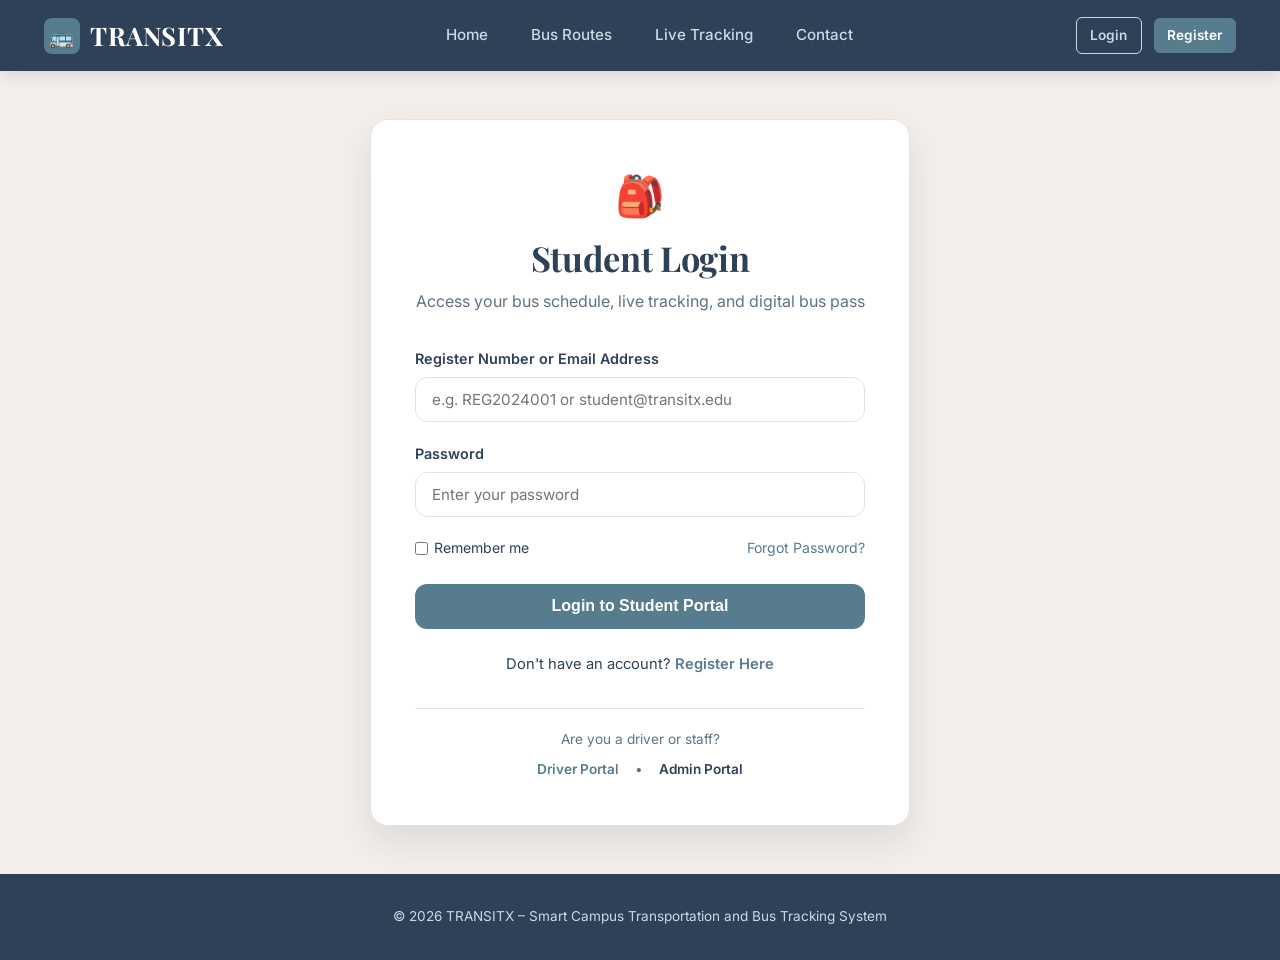
<file: frontend/student-dashboard.html>
﻿<!DOCTYPE html>
<html lang="en">
<head>
  <meta charset="UTF-8">
  <meta name="viewport" content="width=device-width, initial-scale=1.0">
  <title>Student Dashboard – TRANSITX</title>
  <link rel="stylesheet" href="css/style.css">
  <link rel="stylesheet" href="css/dashboard.css">
  <link rel="stylesheet" href="css/responsive.css">
</head>
<body>

  <div class="dashboard-layout">
    <!-- Sidebar -->
    <aside class="sidebar">
      <div class="sidebar-header">
        <a href="index.html" class="sidebar-brand">
          <span>🚌</span>
          <span>TRANSITX</span>
        </a>
        <span class="sidebar-brand-badge">Student Portal</span>
      </div>

      <ul class="sidebar-nav">
        <li class="sidebar-item">
          <a href="student-dashboard.html" class="sidebar-link active">
            <span class="icon">📊</span>
            <span>Dashboard</span>
          </a>
        </li>
        <li class="sidebar-item">
          <a href="bus-routes.html" class="sidebar-link">
            <span class="icon">🗺️</span>
            <span>Bus Routes</span>
          </a>
        </li>
        <li class="sidebar-item">
          <a href="bus-tracking.html" class="sidebar-link">
            <span class="icon">📍</span>
            <span>Live Tracking</span>
          </a>
        </li>
        <li class="sidebar-item">
          <a href="driver-details.html" class="sidebar-link">
            <span class="icon">👨‍✈️</span>
            <span>Driver Details</span>
          </a>
        </li>
        <li class="sidebar-item">
          <a href="bus-pass.html" class="sidebar-link">
            <span class="icon">📝</span>
            <span>Apply Bus Pass</span>
          </a>
        </li>
        <li class="sidebar-item">
          <a href="my-bus-pass.html" class="sidebar-link">
            <span class="icon">🎫</span>
            <span>My Bus Pass</span>
          </a>
        </li>
      </ul>

      <div class="sidebar-footer">
        <button class="btn-logout" onclick="auth.logout()">
          <span>🚪</span>
          <span>Logout</span>
        </button>
      </div>
    </aside>

    <!-- Main Content -->
    <div class="main-wrapper">
      <header class="topbar">
        <div class="topbar-left">
          <h2>Welcome back, <span id="student-welcome-name">Student</span>!</h2>
          <p>Here is your daily campus transportation summary.</p>
        </div>

        <div class="topbar-right">
          <div style="font-size: 1.35rem; cursor: pointer;" title="Announcements">🔔</div>
          <div class="user-profile">
            <div class="avatar">🎓</div>
            <div class="user-info">
              <span class="user-name" id="student-reg-no">Loading...</span>
              <span class="user-role" id="student-dept">Student</span>
            </div>
          </div>
        </div>
      </header>

      <main class="dashboard-content">
        <!-- Statistics Cards -->
        <div class="stats-grid">
          <div class="stat-card">
            <div class="stat-info">
              <div class="stat-label">Assigned Bus</div>
              <div class="stat-value" id="stat-assigned-bus">BUS-01</div>
            </div>
            <div class="stat-icon">🚌</div>
          </div>

          <div class="stat-card">
            <div class="stat-info">
              <div class="stat-label">Route Code</div>
              <div class="stat-value" id="stat-assigned-route">RT-101</div>
            </div>
            <div class="stat-icon">🛣️</div>
          </div>

          <div class="stat-card">
            <div class="stat-info">
              <div class="stat-label">Next Arrival</div>
              <div class="stat-value" style="font-size: 1.55rem; color: var(--teal);">08:06 AM</div>
            </div>
            <div class="stat-icon">⏱️</div>
          </div>

          <div class="stat-card">
            <div class="stat-info">
              <div class="stat-label">Bus Pass Status</div>
              <div id="stat-pass-status" style="margin-top: 0.35rem;">
                <span class="badge badge-active">Approved</span>
              </div>
            </div>
            <div class="stat-icon">🎫</div>
          </div>
        </div>

        <!-- Quick Actions -->
        <h3 style="margin-bottom: 1rem; color: var(--navy);">Quick Shortcuts</h3>
        <div class="quick-actions">
          <a href="bus-tracking.html?busId=1" class="action-card">
            <span class="icon">📍</span>
            <span>Track My Bus</span>
          </a>
          <a href="bus-routes.html" class="action-card">
            <span class="icon">🗺️</span>
            <span>View All Routes</span>
          </a>
          <a href="bus-pass.html" class="action-card">
            <span class="icon">📝</span>
            <span>Apply Bus Pass</span>
          </a>
          <a href="my-bus-pass.html" class="action-card">
            <span class="icon">🎫</span>
            <span>View My Pass</span>
          </a>
        </div>

        <!-- Main Cards Grid -->
        <div style="display: grid; grid-template-columns: 1.25fr 0.75fr; gap: 2rem;">
          <div class="content-box">
            <div class="content-box-header">
              <h3>Assigned Transit Details</h3>
              <a href="bus-tracking.html?busId=1" class="btn btn-teal btn-sm">Open Live Map</a>
            </div>

            <div style="background: var(--sky-blue-light); padding: 1.5rem; border-radius: var(--radius-md); margin-bottom: 1.5rem;">
              <div style="display: grid; grid-template-columns: 1fr 1fr; gap: 1rem;">
                <div><strong>Route Name:</strong> City Central – Campus Express</div>
                <div><strong>Bus Vehicle:</strong> BUS-01 (KA-01-TX-1001)</div>
                <div><strong>Driver:</strong> Ramesh Kumar (+91 98451 23456)</div>
                <div><strong>Daily Departure:</strong> 07:30 AM</div>
                <div><strong>Expected Arrival:</strong> 08:35 AM</div>
                <div><strong>Current Trip:</strong> <span class="badge badge-active">On Route</span></div>
              </div>
            </div>

            <h4 style="margin-bottom: 0.75rem; color: var(--navy);">Route Stops & Schedule:</h4>
            <div style="font-size: 0.95rem; border: 1px solid var(--border-light); border-radius: var(--radius-md); overflow: hidden;">
              <div style="padding: 0.65rem 1rem; background: var(--white); border-bottom: 1px solid var(--border-light); display: flex; justify-content: space-between;">
                <span>1. Majestic Central Terminus</span>
                <span style="color: var(--teal); font-weight: 600;">07:30 AM</span>
              </div>
              <div style="padding: 0.65rem 1rem; background: var(--beige); border-bottom: 1px solid var(--border-light); display: flex; justify-content: space-between;">
                <span>2. Corporation Circle</span>
                <span style="color: var(--teal); font-weight: 600;">07:42 AM</span>
              </div>
              <div style="padding: 0.65rem 1rem; background: var(--white); border-bottom: 1px solid var(--border-light); display: flex; justify-content: space-between;">
                <span>3. Shantinagar Bus Station</span>
                <span style="color: var(--teal); font-weight: 600;">07:54 AM</span>
              </div>
              <div style="padding: 0.65rem 1rem; background: var(--sky-blue-light); border-bottom: 1px solid var(--border-light); display: flex; justify-content: space-between; font-weight: 700;">
                <span>4. Dairy Circle (Your Boarding Point)</span>
                <span style="color: var(--teal);">08:06 AM</span>
              </div>
              <div style="padding: 0.65rem 1rem; background: var(--white); display: flex; justify-content: space-between;">
                <span>7. Main Campus Gate 1</span>
                <span style="color: var(--teal); font-weight: 600;">08:35 AM</span>
              </div>
            </div>
          </div>

          <div class="content-box">
            <h3 style="margin-bottom: 1.25rem;">Campus Transit Notices</h3>
            <div style="display: flex; flex-direction: column; gap: 1rem;">
              <div style="background: var(--beige); padding: 1rem; border-radius: var(--radius-md); border-left: 4px solid var(--teal);">
                <div style="font-size: 0.8rem; color: var(--text-muted); margin-bottom: 0.2rem;">Today, 06:30 AM</div>
                <div style="font-weight: 600; color: var(--navy);">Buses Running on Schedule</div>
                <p style="font-size: 0.88rem; margin-top: 0.25rem;">All routes RT-101 through RT-103 are operating on normal timings with GPS tracking active.</p>
              </div>

              <div style="background: var(--beige); padding: 1rem; border-radius: var(--radius-md); border-left: 4px solid var(--navy);">
                <div style="font-size: 0.8rem; color: var(--text-muted); margin-bottom: 0.2rem;">Yesterday, 04:15 PM</div>
                <div style="font-weight: 600; color: var(--navy);">Semester Bus Pass Renewal</div>
                <p style="font-size: 0.88rem; margin-top: 0.25rem;">Students requiring bus pass renewals for the upcoming term can apply via the Digital Pass portal.</p>
              </div>

              <div style="background: var(--sky-blue-light); padding: 1.25rem; border-radius: var(--radius-md); text-align: center;">
                <div style="font-size: 2rem; margin-bottom: 0.5rem;">📱</div>
                <div style="font-weight: 700; color: var(--navy);">Need Assistance?</div>
                <p style="font-size: 0.88rem; margin: 0.5rem 0 1rem;">Reach out to the Transport Control Room for route adjustments.</p>
                <a href="contact.html" class="btn btn-navy btn-sm">Contact Support</a>
              </div>
            </div>
          </div>
        </div>
      </main>
    </div>
  </div>

  <script src="js/api.js"></script>
  <script src="js/auth.js"></script>
  <script src="js/student.js"></script>
</body>
</html>
</file>
<file: frontend/css/style.css>
﻿/* ==========================================================================
   TRANSITX - SMART CAMPUS TRANSPORTATION SYSTEM
   Official Color Palette:
   - Navy:     #2F4156
   - Teal:     #567C8D
   - Sky Blue: #C8D9E6
   - Beige:    #F5EFEB
   - White:    #FFFFFF
   ========================================================================== */

@import url('https://fonts.googleapis.com/css2?family=Inter:wght@300;400;500;600;700&family=Playfair+Display:ital,wght@0,600;0,700;1,600&display=swap');

:root {
  --navy: #2F4156;
  --teal: #567C8D;
  --sky-blue: #C8D9E6;
  --beige: #F5EFEB;
  --white: #FFFFFF;

  --navy-dark: #1E2B3A;
  --teal-hover: #456573;
  --sky-blue-light: #EBF2F7;
  --text-primary: #2F4156;
  --text-muted: #607282;
  --border-light: #DCE5EC;
  --shadow-sm: 0 2px 8px rgba(47, 65, 86, 0.06);
  --shadow-md: 0 8px 24px rgba(47, 65, 86, 0.08);
  --shadow-lg: 0 16px 36px rgba(47, 65, 86, 0.12);
  --radius-sm: 6px;
  --radius-md: 12px;
  --radius-lg: 18px;
  --font-serif: 'Playfair Display', Georgia, serif;
  --font-sans: 'Inter', -apple-system, BlinkMacSystemFont, 'Segoe UI', Roboto, sans-serif;
}

*, *::before, *::after {
  box-sizing: border-box;
  margin: 0;
  padding: 0;
}

html {
  scroll-behavior: smooth;
}

body {
  font-family: var(--font-sans);
  background-color: var(--beige);
  color: var(--text-primary);
  line-height: 1.6;
  min-height: 100vh;
  display: flex;
  flex-direction: column;
}

h1, h2, h3, .serif-heading {
  font-family: var(--font-serif);
  color: var(--navy);
  letter-spacing: -0.01em;
}

h1 { font-size: 2.75rem; line-height: 1.2; }
h2 { font-size: 2.15rem; line-height: 1.3; }
h3 { font-size: 1.45rem; line-height: 1.35; }
h4, h5, h6 { font-family: var(--font-sans); color: var(--navy); font-weight: 600; }

p {
  color: var(--text-muted);
  font-size: 1rem;
}

a {
  color: var(--teal);
  text-decoration: none;
  transition: all 0.25s ease;
}
a:hover {
  color: var(--navy);
}

.container {
  width: 100%;
  max-width: 1240px;
  margin: 0 auto;
  padding: 0 1.5rem;
}

/* ==========================================================================
   NAVIGATION BAR
   ========================================================================== */
.navbar {
  background-color: var(--navy);
  color: var(--white);
  padding: 0.95rem 0;
  position: sticky;
  top: 0;
  z-index: 1000;
  box-shadow: 0 4px 16px rgba(47, 65, 86, 0.15);
}

.navbar-container {
  display: flex;
  align-items: center;
  justify-content: space-between;
}

.logo {
  display: flex;
  align-items: center;
  gap: 0.65rem;
  font-family: var(--font-serif);
  font-size: 1.6rem;
  font-weight: 700;
  color: var(--white);
  letter-spacing: 0.5px;
}

.logo .bus-icon {
  background: var(--teal);
  color: var(--white);
  width: 36px;
  height: 36px;
  border-radius: 8px;
  display: inline-flex;
  align-items: center;
  justify-content: center;
  font-size: 1.25rem;
}

.nav-menu {
  display: flex;
  align-items: center;
  list-style: none;
  gap: 1.5rem;
}

.nav-link {
  color: var(--sky-blue);
  font-weight: 500;
  font-size: 0.95rem;
  padding: 0.4rem 0.6rem;
  border-radius: var(--radius-sm);
  transition: all 0.2s ease;
}

.nav-link:hover, .nav-link.active {
  color: var(--white);
  background: rgba(86, 124, 141, 0.35);
}

.nav-auth {
  display: flex;
  align-items: center;
  gap: 0.75rem;
}

.btn {
  display: inline-flex;
  align-items: center;
  justify-content: center;
  gap: 0.5rem;
  padding: 0.65rem 1.35rem;
  font-size: 0.95rem;
  font-weight: 600;
  border-radius: var(--radius-md);
  border: none;
  cursor: pointer;
  transition: all 0.25s ease;
  text-decoration: none;
}

.btn-teal {
  background-color: var(--teal);
  color: var(--white);
}
.btn-teal:hover {
  background-color: var(--teal-hover);
  color: var(--white);
  transform: translateY(-2px);
  box-shadow: 0 4px 12px rgba(86, 124, 141, 0.3);
}

.btn-navy {
  background-color: var(--navy);
  color: var(--white);
}
.btn-navy:hover {
  background-color: var(--navy-dark);
  color: var(--white);
  transform: translateY(-2px);
  box-shadow: 0 4px 12px rgba(47, 65, 86, 0.3);
}

.btn-outline-sky {
  background: transparent;
  color: var(--sky-blue);
  border: 1.5px solid var(--sky-blue);
}
.btn-outline-sky:hover {
  background: var(--sky-blue);
  color: var(--navy);
}

.btn-outline-teal {
  background: transparent;
  color: var(--teal);
  border: 1.5px solid var(--teal);
}
.btn-outline-teal:hover {
  background: var(--teal);
  color: var(--white);
}

.btn-sm {
  padding: 0.4rem 0.85rem;
  font-size: 0.85rem;
  border-radius: var(--radius-sm);
}

.btn-lg {
  padding: 0.85rem 1.85rem;
  font-size: 1.05rem;
}

/* ==========================================================================
   HERO SECTION
   ========================================================================== */
.hero {
  background: linear-gradient(135deg, var(--navy) 0%, #3B526B 60%, var(--teal) 100%);
  color: var(--white);
  padding: 5rem 0 4.5rem;
  position: relative;
  overflow: hidden;
}

.hero-grid {
  display: grid;
  grid-template-columns: 1.15fr 0.85fr;
  align-items: center;
  gap: 3rem;
}

.hero-tagline {
  display: inline-block;
  background: rgba(200, 217, 230, 0.2);
  color: var(--sky-blue);
  padding: 0.35rem 1rem;
  border-radius: 50px;
  font-size: 0.9rem;
  font-weight: 600;
  text-transform: uppercase;
  letter-spacing: 1px;
  margin-bottom: 1.25rem;
  border: 1px solid rgba(200, 217, 230, 0.3);
}

.hero h1 {
  color: var(--white);
  margin-bottom: 1.25rem;
}

.hero p {
  color: var(--sky-blue);
  font-size: 1.15rem;
  line-height: 1.65;
  margin-bottom: 2rem;
  max-width: 580px;
}

.hero-buttons {
  display: flex;
  gap: 1rem;
  flex-wrap: wrap;
}

.hero-visual {
  position: relative;
}

.hero-card {
  background: rgba(255, 255, 255, 0.1);
  backdrop-filter: blur(12px);
  -webkit-backdrop-filter: blur(12px);
  border: 1px solid rgba(255, 255, 255, 0.2);
  border-radius: var(--radius-lg);
  padding: 2rem;
  box-shadow: var(--shadow-lg);
}

.hero-bus-graphic {
  width: 100%;
  height: 250px;
  background: linear-gradient(180deg, var(--sky-blue) 0%, rgba(200, 217, 230, 0.4) 100%);
  border-radius: var(--radius-md);
  display: flex;
  flex-direction: column;
  align-items: center;
  justify-content: center;
  color: var(--navy);
  text-align: center;
  position: relative;
  overflow: hidden;
}

.hero-bus-graphic svg {
  width: 120px;
  height: 120px;
  fill: var(--navy);
}

.hero-pill-badge {
  position: absolute;
  top: 1rem;
  right: 1rem;
  background: var(--teal);
  color: var(--white);
  font-size: 0.75rem;
  padding: 0.3rem 0.75rem;
  border-radius: 50px;
  font-weight: 700;
  letter-spacing: 0.5px;
}

/* ==========================================================================
   FEATURE CARDS & SECTIONS
   ========================================================================== */
.section {
  padding: 4.5rem 0;
}

.section-header {
  text-align: center;
  max-width: 700px;
  margin: 0 auto 3rem;
}

.section-header .tag {
  color: var(--teal);
  font-weight: 700;
  text-transform: uppercase;
  letter-spacing: 1.5px;
  font-size: 0.85rem;
  margin-bottom: 0.5rem;
  display: block;
}

.section-header p {
  margin-top: 0.75rem;
  font-size: 1.05rem;
}

.card-grid {
  display: grid;
  grid-template-columns: repeat(auto-fit, minmax(270px, 1fr));
  gap: 1.75rem;
}

.card {
  background: var(--white);
  border-radius: var(--radius-md);
  padding: 2rem;
  box-shadow: var(--shadow-sm);
  transition: all 0.3s ease;
  border: 1px solid var(--border-light);
  position: relative;
}

.card:hover {
  transform: translateY(-5px);
  box-shadow: var(--shadow-md);
  border-color: var(--teal);
}

.card-icon {
  width: 54px;
  height: 54px;
  border-radius: 12px;
  background: var(--sky-blue);
  color: var(--navy);
  display: flex;
  align-items: center;
  justify-content: center;
  font-size: 1.6rem;
  margin-bottom: 1.25rem;
}

.card h3 {
  margin-bottom: 0.65rem;
}

/* Route Cards */
.route-card {
  background: var(--white);
  border-radius: var(--radius-md);
  overflow: hidden;
  box-shadow: var(--shadow-sm);
  border: 1px solid var(--border-light);
  transition: all 0.25s ease;
  display: flex;
  flex-direction: column;
}

.route-card:hover {
  transform: translateY(-4px);
  box-shadow: var(--shadow-md);
}

.route-card-header {
  background: var(--sky-blue);
  padding: 1.25rem;
  display: flex;
  justify-content: space-between;
  align-items: center;
}

.route-code-badge {
  background: var(--navy);
  color: var(--white);
  padding: 0.25rem 0.65rem;
  border-radius: 6px;
  font-weight: 700;
  font-size: 0.85rem;
}

.route-card-body {
  padding: 1.5rem;
  flex: 1;
}

.route-path {
  display: flex;
  align-items: center;
  gap: 0.65rem;
  margin: 0.75rem 0 1.25rem;
  font-weight: 600;
  color: var(--navy);
}

.route-meta {
  display: grid;
  grid-template-columns: 1fr 1fr;
  gap: 0.75rem;
  font-size: 0.9rem;
  color: var(--text-muted);
  border-top: 1px solid var(--beige);
  padding-top: 1rem;
}

.route-card-footer {
  padding: 1rem 1.5rem;
  background: #FCFAF8;
  border-top: 1px solid var(--border-light);
  display: flex;
  justify-content: space-between;
  align-items: center;
}

/* How It Works Steps */
.steps-grid {
  display: grid;
  grid-template-columns: repeat(4, 1fr);
  gap: 1.5rem;
  position: relative;
}

.step-item {
  background: var(--white);
  padding: 2rem 1.5rem;
  border-radius: var(--radius-md);
  border: 1px solid var(--border-light);
  text-align: center;
  position: relative;
}

.step-num {
  width: 44px;
  height: 44px;
  border-radius: 50%;
  background: var(--teal);
  color: var(--white);
  display: flex;
  align-items: center;
  justify-content: center;
  font-weight: 700;
  font-size: 1.2rem;
  margin: 0 auto 1.25rem;
}

/* ==========================================================================
   FOOTER
   ========================================================================== */
.footer {
  background-color: var(--navy);
  color: var(--sky-blue);
  padding: 4rem 0 1.5rem;
  margin-top: auto;
}

.footer-grid {
  display: grid;
  grid-template-columns: 2fr 1fr 1fr 1.5fr;
  gap: 2.5rem;
  margin-bottom: 3rem;
}

.footer-col h4 {
  color: var(--white);
  font-size: 1.15rem;
  margin-bottom: 1.25rem;
}

.footer-links {
  list-style: none;
}
.footer-links li {
  margin-bottom: 0.65rem;
}
.footer-links a {
  color: var(--sky-blue);
  font-size: 0.95rem;
}
.footer-links a:hover {
  color: var(--white);
  padding-left: 4px;
}

.footer-bottom {
  border-top: 1px solid rgba(200, 217, 230, 0.2);
  padding-top: 1.5rem;
  display: flex;
  justify-content: space-between;
  align-items: center;
  font-size: 0.9rem;
}

/* ==========================================================================
   AUTH FORMS (LOGIN / REGISTER)
   ========================================================================== */
.auth-wrapper {
  flex: 1;
  display: flex;
  align-items: center;
  justify-content: center;
  padding: 3rem 1.5rem;
}

.auth-card {
  background: var(--white);
  border-radius: var(--radius-lg);
  padding: 2.75rem;
  width: 100%;
  max-width: 540px;
  box-shadow: var(--shadow-lg);
  border: 1px solid var(--border-light);
}

.auth-header {
  text-align: center;
  margin-bottom: 2rem;
}
.auth-header h2 {
  margin-bottom: 0.5rem;
}

.form-group {
  margin-bottom: 1.25rem;
}

.form-label {
  display: block;
  font-weight: 600;
  font-size: 0.9rem;
  color: var(--navy);
  margin-bottom: 0.45rem;
}

.form-control {
  width: 100%;
  padding: 0.75rem 1rem;
  font-size: 0.95rem;
  font-family: var(--font-sans);
  border: 1.5px solid var(--border-light);
  border-radius: var(--radius-md);
  background-color: var(--white);
  color: var(--navy);
  transition: all 0.2s ease;
}

.form-control:focus {
  outline: none;
  border-color: var(--teal);
  box-shadow: 0 0 0 3px rgba(86, 124, 141, 0.15);
}

.form-row {
  display: grid;
  grid-template-columns: 1fr 1fr;
  gap: 1rem;
}

/* Alerts and Badges */
.alert {
  padding: 0.85rem 1.15rem;
  border-radius: var(--radius-md);
  margin-bottom: 1.25rem;
  font-size: 0.95rem;
  display: flex;
  align-items: center;
  gap: 0.75rem;
}
.alert-error {
  background: #FDE8E8;
  color: #9B1C1C;
  border: 1px solid #F8B4B4;
}
.alert-success {
  background: #DEF7EC;
  color: #03543F;
  border: 1px solid #84E1BC;
}
.alert-info {
  background: var(--sky-blue-light);
  color: var(--navy);
  border: 1px solid var(--sky-blue);
}

.badge {
  display: inline-block;
  padding: 0.25rem 0.65rem;
  font-size: 0.78rem;
  font-weight: 700;
  border-radius: 50px;
  text-transform: uppercase;
  letter-spacing: 0.5px;
}
.badge-active { background: #DEF7EC; color: #03543F; }
.badge-pending { background: #FEF08A; color: #713F12; }
.badge-delayed { background: #FDE8E8; color: #9B1C1C; }
.badge-demo { background: var(--teal); color: var(--white); }

/* Toast Notifications */
#toast-container {
  position: fixed;
  top: 1.5rem;
  right: 1.5rem;
  z-index: 9999;
  display: flex;
  flex-direction: column;
  gap: 0.75rem;
}
.toast {
  min-width: 300px;
  padding: 1rem 1.25rem;
  border-radius: var(--radius-md);
  background: var(--navy);
  color: var(--white);
  box-shadow: var(--shadow-lg);
  display: flex;
  align-items: center;
  justify-content: space-between;
  animation: slideIn 0.3s ease;
}
.toast.success { border-left: 4px solid #31C48D; }
.toast.error { border-left: 4px solid #F98080; }
.toast.info { border-left: 4px solid var(--sky-blue); }

@keyframes slideIn {
  from { transform: translateX(100%); opacity: 0; }
  to { transform: translateX(0); opacity: 1; }
}
</file>
<file: frontend/css/responsive.css>
﻿/* ==========================================================================
   TRANSITX - RESPONSIVE STYLESHEET
   ========================================================================== */

@media (max-width: 1024px) {
  .hero-grid {
    grid-template-columns: 1fr;
    gap: 2.5rem;
    text-align: center;
  }
  .hero p {
    margin-left: auto;
    margin-right: auto;
  }
  .hero-buttons {
    justify-content: center;
  }
  .steps-grid {
    grid-template-columns: repeat(2, 1fr);
  }
  .footer-grid {
    grid-template-columns: 1fr 1fr;
  }
  .sidebar {
    transform: translateX(-100%);
  }
  .sidebar.mobile-open {
    transform: translateX(0);
  }
  .main-wrapper {
    margin-left: 0;
  }
  .menu-toggle-btn {
    display: inline-block !important;
  }
}

@media (max-width: 768px) {
  h1 { font-size: 2.2rem; }
  h2 { font-size: 1.75rem; }
  .navbar-container {
    padding: 0 1rem;
  }
  .nav-menu {
    display: none;
  }
  .nav-menu.mobile-active {
    display: flex;
    flex-direction: column;
    position: absolute;
    top: 100%;
    left: 0;
    right: 0;
    background: var(--navy);
    padding: 1.5rem;
    box-shadow: var(--shadow-md);
  }
  .steps-grid {
    grid-template-columns: 1fr;
  }
  .footer-grid {
    grid-template-columns: 1fr;
  }
  .form-row {
    grid-template-columns: 1fr;
  }
  .dashboard-content {
    padding: 1.25rem;
  }
  .stats-grid {
    grid-template-columns: 1fr;
  }
  .pass-grid {
    grid-template-columns: 1fr;
  }
  .pass-qr-container {
    margin-top: 1rem;
  }
  .pass-details-list {
    grid-template-columns: 1fr;
  }
}

.menu-toggle-btn {
  display: none;
  background: transparent;
  border: none;
  color: var(--white);
  font-size: 1.5rem;
  cursor: pointer;
}

@media print {
  body * {
    visibility: hidden;
  }
  #printable-pass, #printable-pass * {
    visibility: visible;
  }
  #printable-pass {
    position: absolute;
    left: 0;
    top: 0;
    width: 100%;
  }
}
</file>
<file: frontend/css/dashboard.css>
﻿/* ==========================================================================
   TRANSITX - DASHBOARD STYLESHEET
   Navy: #2F4156 | Teal: #567C8D | Sky Blue: #C8D9E6 | Beige: #F5EFEB | White: #FFFFFF
   ========================================================================== */

.dashboard-layout {
  display: flex;
  min-height: 100vh;
  background-color: var(--beige);
}

/* Sidebar */
.sidebar {
  width: 270px;
  background-color: var(--navy);
  color: var(--white);
  display: flex;
  flex-direction: column;
  position: fixed;
  top: 0;
  bottom: 0;
  left: 0;
  z-index: 100;
  box-shadow: 4px 0 16px rgba(47, 65, 86, 0.12);
  transition: all 0.3s ease;
}

.sidebar-header {
  padding: 1.75rem 1.5rem;
  border-bottom: 1px solid rgba(200, 217, 230, 0.15);
}

.sidebar-brand {
  display: flex;
  align-items: center;
  gap: 0.75rem;
  color: var(--white);
  font-family: var(--font-serif);
  font-size: 1.45rem;
  font-weight: 700;
}

.sidebar-brand-badge {
  display: inline-block;
  background: var(--teal);
  color: var(--white);
  font-size: 0.7rem;
  padding: 0.15rem 0.5rem;
  border-radius: 4px;
  text-transform: uppercase;
  margin-top: 0.25rem;
  letter-spacing: 0.5px;
}

.sidebar-nav {
  padding: 1.25rem 0.75rem;
  list-style: none;
  flex: 1;
  overflow-y: auto;
}

.sidebar-item {
  margin-bottom: 0.35rem;
}

.sidebar-link {
  display: flex;
  align-items: center;
  gap: 0.85rem;
  padding: 0.75rem 1rem;
  color: var(--sky-blue);
  border-radius: var(--radius-md);
  font-weight: 500;
  font-size: 0.95rem;
  transition: all 0.2s ease;
  text-decoration: none;
}

.sidebar-link:hover {
  color: var(--white);
  background: rgba(86, 124, 141, 0.3);
}

.sidebar-link.active {
  color: var(--white);
  background-color: var(--teal);
  font-weight: 600;
  box-shadow: 0 4px 12px rgba(86, 124, 141, 0.35);
}

.sidebar-link .icon {
  font-size: 1.2rem;
  width: 24px;
  text-align: center;
}

.sidebar-footer {
  padding: 1.25rem;
  border-top: 1px solid rgba(200, 217, 230, 0.15);
}

.btn-logout {
  width: 100%;
  display: flex;
  align-items: center;
  justify-content: center;
  gap: 0.5rem;
  padding: 0.65rem;
  background: rgba(255, 255, 255, 0.08);
  color: var(--sky-blue);
  border: 1px solid rgba(200, 217, 230, 0.2);
  border-radius: var(--radius-md);
  cursor: pointer;
  font-weight: 600;
  font-size: 0.9rem;
  transition: all 0.2s ease;
}
.btn-logout:hover {
  background: #E02424;
  color: var(--white);
  border-color: #E02424;
}

/* Main Content Area */
.main-wrapper {
  margin-left: 270px;
  flex: 1;
  display: flex;
  flex-direction: column;
  min-width: 0;
}

.topbar {
  background: var(--white);
  border-bottom: 1px solid var(--border-light);
  padding: 1rem 2rem;
  display: flex;
  align-items: center;
  justify-content: space-between;
  position: sticky;
  top: 0;
  z-index: 90;
  box-shadow: var(--shadow-sm);
}

.topbar-left h2 {
  font-size: 1.45rem;
  color: var(--navy);
  margin-bottom: 0.15rem;
}
.topbar-left p {
  font-size: 0.88rem;
  color: var(--text-muted);
}

.topbar-right {
  display: flex;
  align-items: center;
  gap: 1.5rem;
}

.user-profile {
  display: flex;
  align-items: center;
  gap: 0.75rem;
}

.avatar {
  width: 42px;
  height: 42px;
  border-radius: 50%;
  background: var(--sky-blue);
  color: var(--navy);
  font-weight: 700;
  display: flex;
  align-items: center;
  justify-content: center;
  font-size: 1.1rem;
}

.user-info {
  display: flex;
  flex-direction: column;
}
.user-name {
  font-weight: 600;
  font-size: 0.95rem;
  color: var(--navy);
}
.user-role {
  font-size: 0.78rem;
  color: var(--teal);
  font-weight: 600;
  text-transform: uppercase;
}

/* Content Container */
.dashboard-content {
  padding: 2rem;
  flex: 1;
}

/* Stats Cards Grid */
.stats-grid {
  display: grid;
  grid-template-columns: repeat(auto-fit, minmax(230px, 1fr));
  gap: 1.5rem;
  margin-bottom: 2rem;
}

.stat-card {
  background: var(--white);
  border-radius: var(--radius-md);
  padding: 1.5rem;
  border: 1px solid var(--border-light);
  box-shadow: var(--shadow-sm);
  display: flex;
  align-items: center;
  justify-content: space-between;
  transition: all 0.25s ease;
}

.stat-card:hover {
  transform: translateY(-3px);
  box-shadow: var(--shadow-md);
  border-color: var(--teal);
}

.stat-info .stat-label {
  font-size: 0.85rem;
  color: var(--text-muted);
  font-weight: 600;
  text-transform: uppercase;
  letter-spacing: 0.5px;
  margin-bottom: 0.35rem;
}

.stat-info .stat-value {
  font-size: 1.85rem;
  font-weight: 700;
  color: var(--navy);
  font-family: var(--font-serif);
}

.stat-icon {
  width: 48px;
  height: 48px;
  border-radius: 12px;
  background: var(--sky-blue);
  color: var(--navy);
  display: flex;
  align-items: center;
  justify-content: center;
  font-size: 1.4rem;
}

/* Quick Actions */
.quick-actions {
  display: grid;
  grid-template-columns: repeat(auto-fit, minmax(180px, 1fr));
  gap: 1rem;
  margin-bottom: 2rem;
}

.action-card {
  background: var(--white);
  border: 1.5px solid var(--border-light);
  border-radius: var(--radius-md);
  padding: 1.25rem 1rem;
  text-align: center;
  cursor: pointer;
  transition: all 0.2s ease;
  text-decoration: none;
  color: var(--navy);
  display: flex;
  flex-direction: column;
  align-items: center;
  gap: 0.65rem;
  font-weight: 600;
}
.action-card:hover {
  border-color: var(--teal);
  background: var(--sky-blue-light);
  transform: translateY(-2px);
  color: var(--teal);
}
.action-card .icon {
  font-size: 1.8rem;
  color: var(--teal);
}

/* Content Box & Data Tables */
.content-box {
  background: var(--white);
  border-radius: var(--radius-md);
  border: 1px solid var(--border-light);
  box-shadow: var(--shadow-sm);
  padding: 1.75rem;
  margin-bottom: 2rem;
}

.content-box-header {
  display: flex;
  align-items: center;
  justify-content: space-between;
  margin-bottom: 1.5rem;
}

.data-table-wrapper {
  overflow-x: auto;
}

.data-table {
  width: 100%;
  border-collapse: collapse;
  text-align: left;
}

.data-table th {
  background: var(--sky-blue-light);
  color: var(--navy);
  font-weight: 700;
  font-size: 0.88rem;
  padding: 0.85rem 1rem;
  border-bottom: 2px solid var(--border-light);
}

.data-table td {
  padding: 0.95rem 1rem;
  border-bottom: 1px solid var(--border-light);
  font-size: 0.92rem;
  color: var(--navy);
}

.data-table tr:hover {
  background-color: #FAFBFD;
}

/* Digital Bus Pass Card */
.digital-pass-card {
  background: linear-gradient(135deg, var(--navy) 0%, #364B62 100%);
  color: var(--white);
  border-radius: var(--radius-lg);
  padding: 2.25rem;
  max-width: 580px;
  margin: 0 auto 2rem;
  box-shadow: var(--shadow-lg);
  border: 2px solid var(--sky-blue);
  position: relative;
  overflow: hidden;
}

.pass-header {
  display: flex;
  justify-content: space-between;
  align-items: center;
  border-bottom: 1px solid rgba(200, 217, 230, 0.3);
  padding-bottom: 1.25rem;
  margin-bottom: 1.5rem;
}

.pass-logo {
  font-family: var(--font-serif);
  font-size: 1.5rem;
  font-weight: 700;
  color: var(--white);
}

.pass-code-badge {
  background: var(--teal);
  color: var(--white);
  padding: 0.35rem 0.85rem;
  border-radius: 6px;
  font-weight: 700;
  font-size: 0.85rem;
  letter-spacing: 0.5px;
}

.pass-grid {
  display: grid;
  grid-template-columns: 1fr 140px;
  gap: 1.5rem;
  align-items: center;
}

.pass-details-list {
  display: grid;
  grid-template-columns: 1fr 1fr;
  gap: 1rem;
}

.pass-field .label {
  font-size: 0.75rem;
  color: var(--sky-blue);
  text-transform: uppercase;
  font-weight: 600;
  margin-bottom: 0.2rem;
}
.pass-field .value {
  font-size: 0.95rem;
  font-weight: 600;
  color: var(--white);
}

.pass-qr-container {
  background: var(--white);
  padding: 0.75rem;
  border-radius: 10px;
  text-align: center;
  display: flex;
  flex-direction: column;
  align-items: center;
  justify-content: center;
}
.pass-qr-container canvas, .pass-qr-container img {
  width: 110px;
  height: 110px;
}
.pass-qr-label {
  color: var(--navy);
  font-size: 0.7rem;
  font-weight: 700;
  margin-top: 0.4rem;
  text-transform: uppercase;
}

/* Modals */
.modal-overlay {
  position: fixed;
  top: 0;
  left: 0;
  right: 0;
  bottom: 0;
  background: rgba(47, 65, 86, 0.6);
  backdrop-filter: blur(4px);
  z-index: 2000;
  display: none;
  align-items: center;
  justify-content: center;
  padding: 1.5rem;
}
.modal-overlay.open {
  display: flex;
}

.modal-box {
  background: var(--white);
  border-radius: var(--radius-lg);
  max-width: 600px;
  width: 100%;
  max-height: 90vh;
  overflow-y: auto;
  box-shadow: var(--shadow-lg);
  padding: 2rem;
  position: relative;
}

.modal-header {
  display: flex;
  justify-content: space-between;
  align-items: center;
  margin-bottom: 1.5rem;
  border-bottom: 1px solid var(--border-light);
  padding-bottom: 1rem;
}

.modal-close {
  background: transparent;
  border: none;
  font-size: 1.5rem;
  color: var(--navy);
  cursor: pointer;
}
</file>
